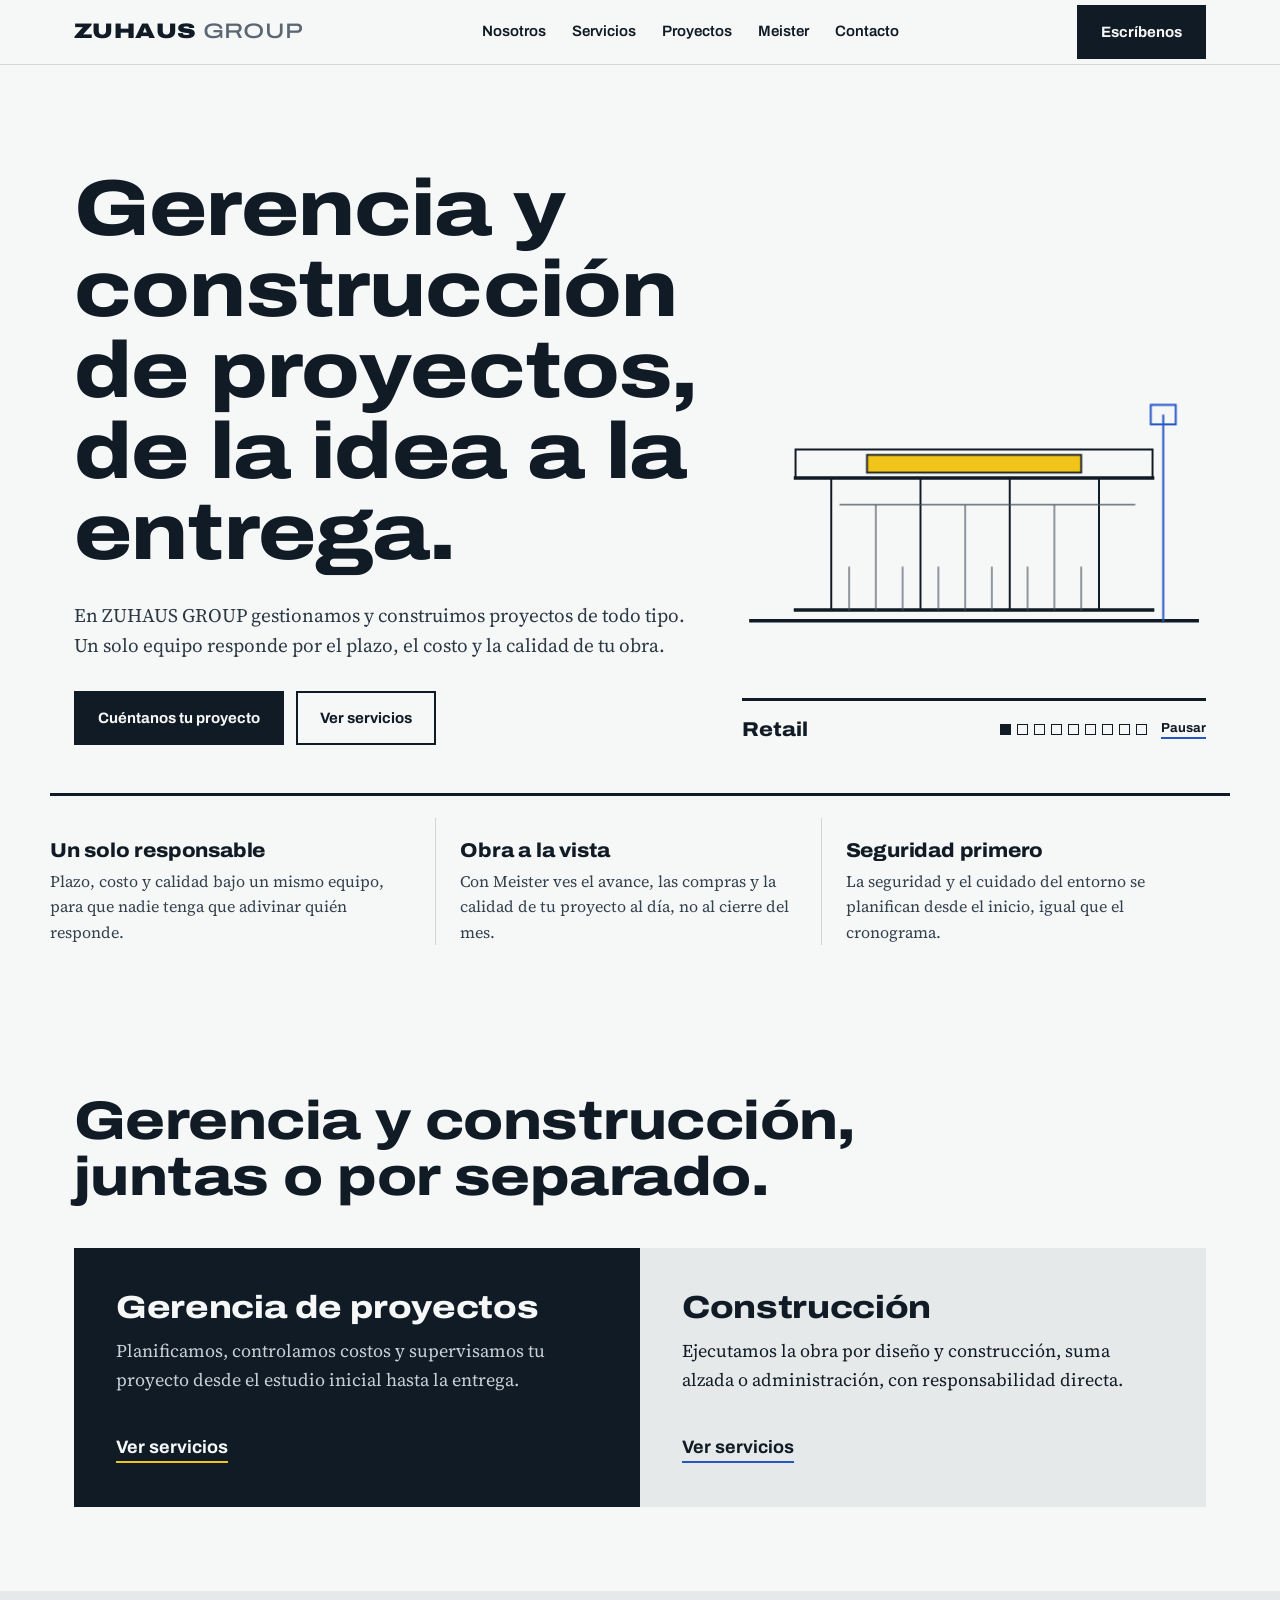
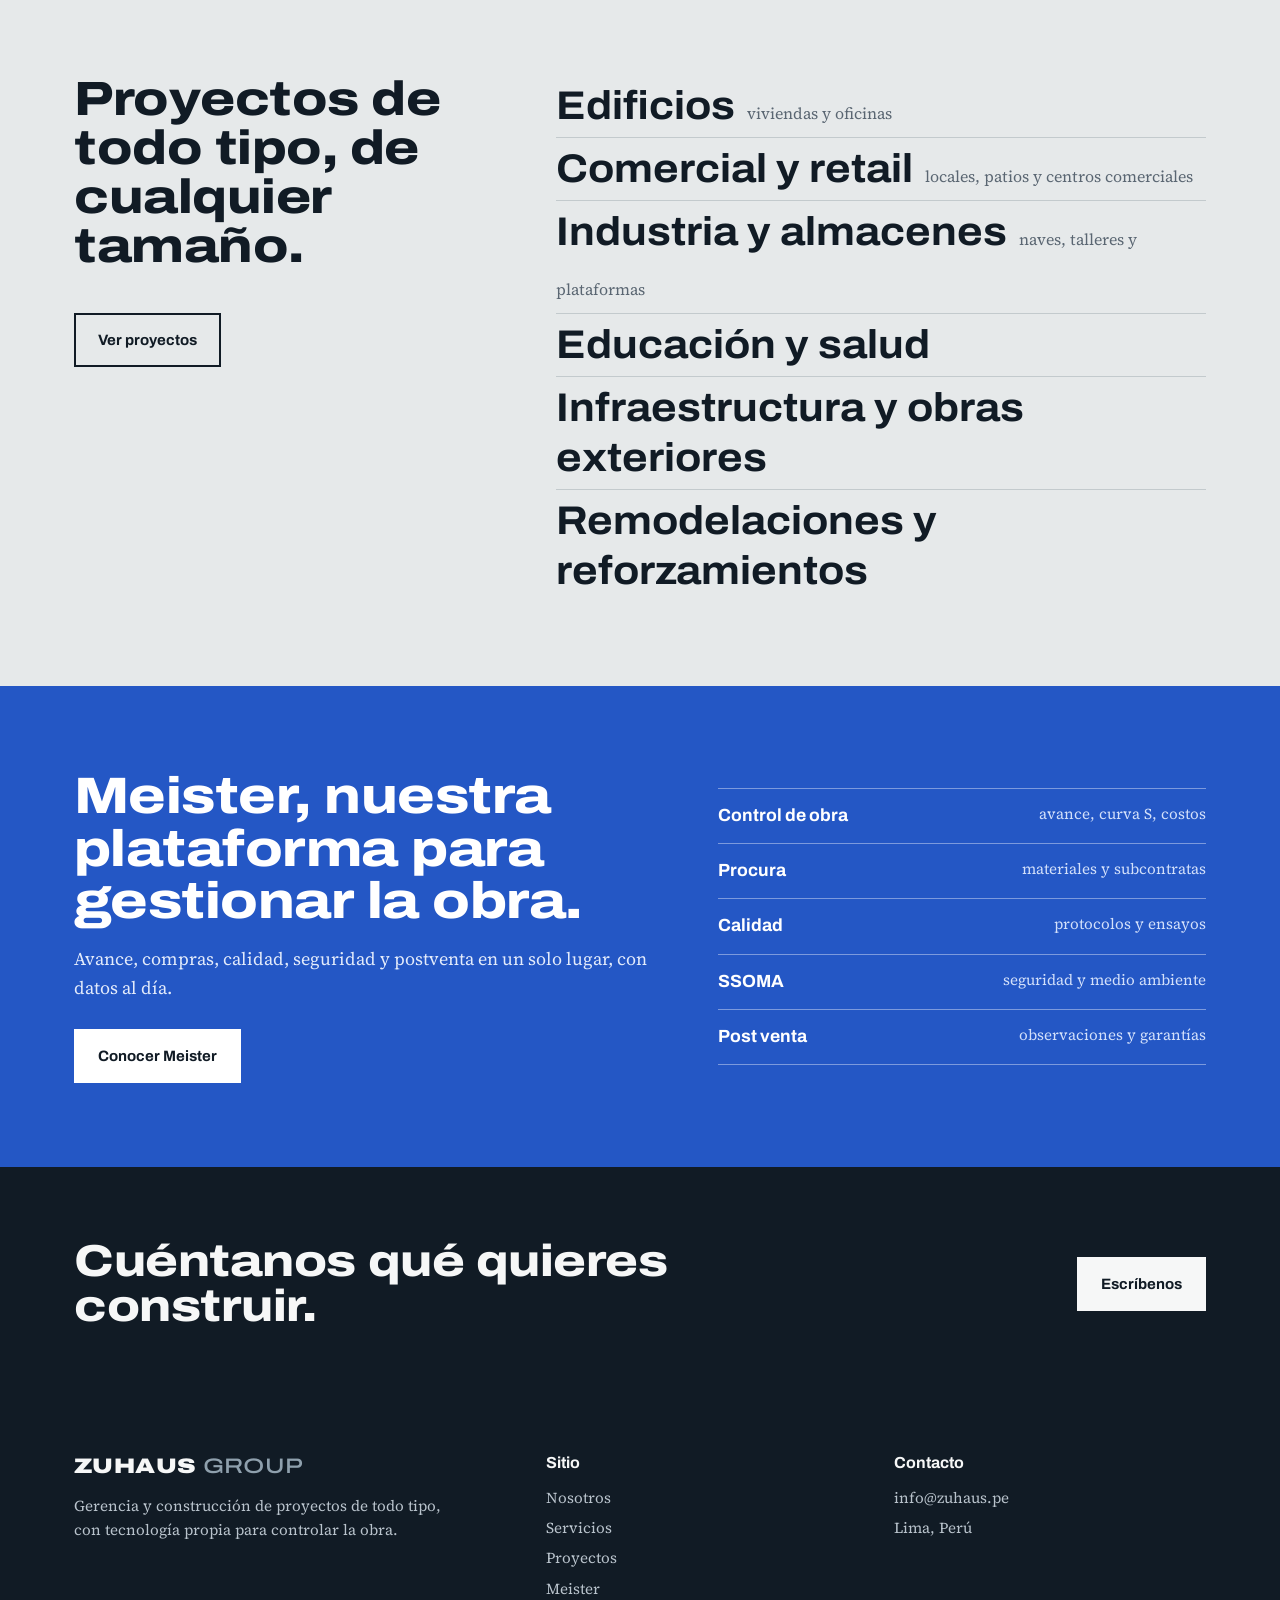
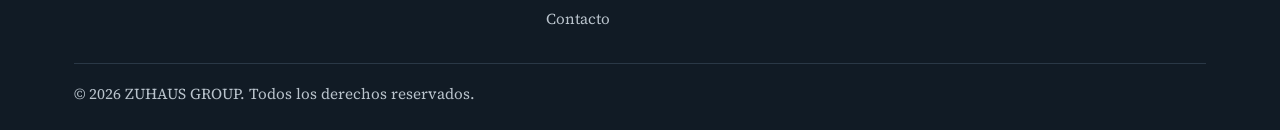
<file: index.html>
<!doctype html>
<html lang="es">
<head>
<meta charset="UTF-8">
<meta name="viewport" content="width=device-width, initial-scale=1">
<title>ZUHAUS GROUP | Gerencia y construcción de proyectos</title>
<meta name="description" content="ZUHAUS GROUP gerencia y construye proyectos de todo tipo en Perú: edificaciones, comercial, industrial e infraestructura.">
<link rel="preconnect" href="https://fonts.googleapis.com">
<link rel="preconnect" href="https://fonts.gstatic.com" crossorigin>
<link href="https://fonts.googleapis.com/css2?family=Archivo:wdth,wght@62..125,100..900&family=Source+Serif+4:opsz,wght@8..60,400;8..60,600&display=swap" rel="stylesheet">
<link rel="stylesheet" href="css/site.css">
</head>
<body>
<header class="top">
  <div class="wrap">
    <a class="marca" href="index.html">ZUHAUS<span>GROUP</span></a>
    <button class="burger" id="burger" aria-expanded="false" aria-controls="menu">Menú</button>
    <nav class="menu" id="menu" aria-label="Principal"><a href="nosotros.html">Nosotros</a><a href="servicios.html">Servicios</a><a href="proyectos.html">Proyectos</a><a href="meister.html">Meister</a><a href="contacto.html">Contacto</a></nav>
    <a class="btn cta" href="contacto.html">Escríbenos</a>
  </div>
</header>
<main>
<section class="hero" style="padding-top:56px"><div class="wrap">
    <div>
      <h1>Gerencia y construcción de proyectos, de la idea a la entrega.</h1>
      <p class="lead">En ZUHAUS GROUP gestionamos y construimos proyectos de todo tipo. Un solo equipo responde por el plazo, el costo y la calidad de tu obra.</p>
      <div class="acciones"><a class="btn" href="contacto.html">Cuéntanos tu proyecto</a><a class="btn claro" href="servicios.html">Ver servicios</a></div>
    </div>
    <figure class="reel-box">
      <svg class="reel" id="reelSvg" viewBox="0 0 520 640" role="img" aria-label="Animación de procesos de construcción: retail, colegios, clínicas, puentes, viviendas, oficinas, carreteras, túneles y represas"><path class="l g" d="M10 560H510"/><g class="escena" data-nombre="Retail"><path class="l g d" pathLength="1" style="--i:0" d="M60 548H460"/><path class="l d" pathLength="1" style="--i:1" d="M100 548V400M200 548V400M300 548V400M400 548V400"/><path class="l g d" pathLength="1" style="--i:2" d="M60 400H460"/><path class="l d" pathLength="1" style="--i:3" d="M60 400V368H460V400"/><path class="y a" style="--i:4" d="M140 374h240v20h-240z"/><path class="l th d" pathLength="1" style="--i:5" d="M150 548V430M250 548V430M350 548V430M110 430H440"/><path class="l c d" pathLength="1" style="--i:6" d="M472 560V330"/><path class="l c d" pathLength="1" style="--i:7" d="M458 318h28v22h-28z"/><path class="l th d" pathLength="1" style="--i:6" d="M120 548V500M180 548V500M220 548V500M280 548V500M320 548V500M380 548V500"/></g><g class="escena" data-nombre="Colegios"><path class="l g d" pathLength="1" style="--i:0" d="M70 548H450"/><path class="l d" pathLength="1" style="--i:1" d="M90 548V400M190 548V400M290 548V400M390 548V400"/><path class="l g d" pathLength="1" style="--i:2" d="M70 400H430"/><path class="l d" pathLength="1" style="--i:3" d="M90 400V260M190 400V260M290 400V260M390 400V260"/><path class="l g d" pathLength="1" style="--i:4" d="M70 260H430"/><path class="l th d" pathLength="1" style="--i:5" d="M115 445h46v38h-46zM215 445h46v38h-46zM315 445h46v38h-46z"/><path class="l th d" pathLength="1" style="--i:6" d="M115 300h46v38h-46zM215 300h46v38h-46zM315 300h46v38h-46z"/><path class="l d" pathLength="1" style="--i:7" d="M215 260V204H265V260M208 204L240 172L272 204"/><path class="l c d" pathLength="1" style="--i:8" d="M470 560V350"/><path class="y a" style="--i:9" d="M470 352h34v22h-34z"/></g><g class="escena" data-nombre="Clínicas"><path class="l g d" pathLength="1" style="--i:0" d="M60 548H400"/><path class="l d" pathLength="1" style="--i:1" d="M80 548V438M170 548V438M260 548V438M350 548V438"/><path class="l g d" pathLength="1" style="--i:2" d="M60 438H380"/><path class="l d" pathLength="1" style="--i:3" d="M80 438V328M170 438V328M260 438V328M350 438V328"/><path class="l g d" pathLength="1" style="--i:4" d="M60 328H380"/><path class="l d" pathLength="1" style="--i:5" d="M80 328V218M170 328V218M260 328V218M350 328V218"/><path class="l g d" pathLength="1" style="--i:6" d="M60 218H380"/><path class="l c d" pathLength="1" style="--i:1" d="M440 560V120M456 560V120M440 560L456 520L440 480L456 440L440 400L456 360L440 320L456 280L440 240L456 200L440 160L456 120"/><path class="l c d" pathLength="1" style="--i:3" d="M300 120H480M290 108L440 120"/><path class="y a" style="--i:8" d="M205 120h28v-0z"/><path class="y a" style="--i:8" d="M212 142h16v52h-16zM194 160h52v16h-52z"/></g><g class="escena" data-nombre="Puentes"><path class="l w d" pathLength="1" style="--i:0" d="M10 546q10 -7 20 0t20 0M50 546q10 -7 20 0t20 0M90 546q10 -7 20 0t20 0M130 546q10 -7 20 0t20 0M170 546q10 -7 20 0t20 0M210 546q10 -7 20 0t20 0M250 546q10 -7 20 0t20 0M290 546q10 -7 20 0t20 0M330 546q10 -7 20 0t20 0M370 546q10 -7 20 0t20 0M410 546q10 -7 20 0t20 0M450 546q10 -7 20 0t20 0M490 546q10 -7 20 0t20 0"/><path class="l d" pathLength="1" style="--i:1" d="M110 560V300H130V560M250 560V300H270V560M390 560V300H410V560"/><path class="l g d" pathLength="1" style="--i:2" d="M40 300H480M40 284H480"/><path class="l th d" pathLength="1" style="--i:3" d="M70 300V284M110 300V284M150 300V284M190 300V284M230 300V284M290 300V284M330 300V284M370 300V284M430 300V284M470 300V284"/><path class="l c g d" pathLength="1" style="--i:4" d="M254 284V110M266 284V110M254 110H266"/><path class="l c th d" pathLength="1" style="--i:5" d="M260 112L110 284M260 112L160 284M260 112L210 284M260 112L310 284M260 112L360 284M260 112L410 284"/><path class="y a" style="--i:7" d="M150 268h30v14h-30zM320 268h30v14h-30z"/></g><g class="escena" data-nombre="Viviendas"><path class="l d" pathLength="1" style="--i:0" d="M70 560V410H250V560"/><path class="l d" pathLength="1" style="--i:1" d="M58 410L160 324L262 410Z"/><path class="l th d" pathLength="1" style="--i:2" d="M140 560V496H178V560"/><path class="l th d" pathLength="1" style="--i:3" d="M92 446h34v34h-34zM109 446V480M92 463H126M198 446h30v30h-30z"/><path class="l d" pathLength="1" style="--i:4" d="M290 560V360H460V560"/><path class="l d" pathLength="1" style="--i:5" d="M278 360L375 286L472 360Z"/><path class="l th d" pathLength="1" style="--i:6" d="M310 404h34v34h-34zM406 404h34v34h-34zM310 484h34v34h-34z"/><path class="l th d" pathLength="1" style="--i:6" d="M385 560V500H420V560"/><path class="y a" style="--i:7" d="M143 500h32v60h-32z"/><path class="y a" style="--i:8" d="M388 504h29v56h-29z"/></g><g class="escena" data-nombre="Oficinas"><path class="l d" pathLength="1" style="--i:1" d="M110 560V430M210 560V430M310 560V430M410 560V430"/><path class="l g d" pathLength="1" style="--i:2" d="M90 430H430"/><path class="l d" pathLength="1" style="--i:3" d="M110 430V310M210 430V310M310 430V310M410 430V310"/><path class="l g d" pathLength="1" style="--i:4" d="M90 310H430"/><path class="l d" pathLength="1" style="--i:5" d="M110 310V190M210 310V190M310 310V190M410 310V190"/><path class="l g d" pathLength="1" style="--i:6" d="M90 190H430"/><path class="l d" pathLength="1" style="--i:7" d="M110 190V120M210 190V120M310 190V120M410 190V120"/><path class="l th d" pathLength="1" style="--i:2" d="M110 560L210 430M310 430L410 560"/><path class="l c d" pathLength="1" style="--i:3" d="M470 560V40M486 560V40M470 560L486 520L470 480L486 440L470 400L486 360L470 320L486 280L470 240L486 200L470 160L486 120L470 80L486 40"/><path class="l c g d" pathLength="1" style="--i:8" d="M200 40H500M470 40L428 12L486 40M200 40L240 22L300 40M286 40V92"/><path class="y a" style="--i:9" d="M268 108h36v22h-36z"/><g class="eje-g"><circle class="eje" cx="110" cy="600" r="14"/><text x="110" y="605">A</text><circle class="eje" cx="210" cy="600" r="14"/><text x="210" y="605">B</text><circle class="eje" cx="310" cy="600" r="14"/><text x="310" y="605">C</text><circle class="eje" cx="410" cy="600" r="14"/><text x="410" y="605">D</text></g></g><g class="escena" data-nombre="Carreteras"><path class="l th d" pathLength="1" style="--i:0" d="M10 300H110M400 300H510"/><path class="l g d" pathLength="1" style="--i:1" d="M110 560L240 300M420 560L284 300"/><path class="l th d" pathLength="1" style="--i:2" d="M70 560L226 300M470 560L300 300"/><path class="l y-l d" pathLength="1" style="--i:3" d="M262 545V515M262 490V468M262 442V426M262 402V390M262 366V358M262 336V331"/><path class="l c d" pathLength="1" style="--i:4" d="M468 560V430"/><path class="y a" style="--i:5" d="M468 380l24 24l-24 24l-24 -24z"/><path class="l d" pathLength="1" style="--i:6" d="M130 560l8 -22l8 22zM160 560l8 -22l8 22zM190 560l8 -22l8 22z"/><path class="l c d" pathLength="1" style="--i:4" d="M180 528a30 30 0 1 0 60 0a30 30 0 1 0 -60 0M296 538a22 22 0 1 0 44 0a22 22 0 1 0 -44 0"/><path class="l c d" pathLength="1" style="--i:5" d="M180 528H340V480H300V450H240V480H214"/></g><g class="escena" data-nombre="Túneles"><path class="l d" pathLength="1" style="--i:0" d="M20 560L150 330L250 400L360 250L500 560"/><path class="l g d" pathLength="1" style="--i:1" d="M198 560V470A62 62 0 0 1 322 470V560"/><path class="l d" pathLength="1" style="--i:2" d="M215 560V472A45 45 0 0 1 305 472V560"/><path class="l th d" pathLength="1" style="--i:3" d="M305.0 470.0L322.0 470.0M299.0 447.5L313.7 439.0M282.5 431.0L291.0 416.3M260.0 425.0L260.0 408.0M237.5 431.0L229.0 416.3M221.0 447.5L206.3 439.0M215.0 470.0L198.0 470.0"/><path class="l th d" pathLength="1" style="--i:4" d="M238 560V492A22 22 0 0 1 282 492V560"/><path class="y a" style="--i:5" d="M246 520a14 14 0 1 0 28 0a14 14 0 1 0 -28 0"/><path class="l th d" pathLength="1" style="--i:6" d="M215 560L238 548M305 560L282 548"/></g><g class="escena" data-nombre="Represas"><path class="l g d" pathLength="1" style="--i:0" d="M190 560V220H300L430 560Z"/><path class="l th d" pathLength="1" style="--i:1" d="M190 500H407.1M190 440H384.1M190 380H361.2M190 320H338.2M190 260H315.3"/><path class="l w d" pathLength="1" style="--i:3" d="M20 300q10 -7 20 0t20 0M60 300q10 -7 20 0t20 0M100 300q10 -7 20 0t20 0M140 300q10 -7 20 0t20 0M40 346q10 -7 20 0t20 0M80 346q10 -7 20 0t20 0M120 346q10 -7 20 0t20 0M160 346q10 -7 20 0t20 0"/><path class="l w d" pathLength="1" style="--i:3" d="M440 546q10 -7 20 0t20 0M480 546q10 -7 20 0t20 0"/><path class="l d" pathLength="1" style="--i:4" d="M190 220V200H300V220"/><path class="y a" style="--i:5" d="M205 205h22v15h-22zM240 205h22v15h-22zM275 205h22v15h-22z"/></g></svg>
      <figcaption class="reel-pie">
        <span id="reelNombre" class="reel-nombre" aria-live="polite"></span>
        <span class="reel-ctl"><span id="reelPuntos" class="reel-puntos"></span><button type="button" id="reelPausa" class="reel-pausa" aria-label="Pausar animación">Pausar</button></span>
      </figcaption>
    </figure>
</div></section>
<section class="compromisos" aria-label="Nuestros compromisos">
  <div class="wrap">
    <div><h3>Un solo responsable</h3><p>Plazo, costo y calidad bajo un mismo equipo, para que nadie tenga que adivinar quién responde.</p></div>
    <div><h3>Obra a la vista</h3><p>Con Meister ves el avance, las compras y la calidad de tu proyecto al día, no al cierre del mes.</p></div>
    <div><h3>Seguridad primero</h3><p>La seguridad y el cuidado del entorno se planifican desde el inicio, igual que el cronograma.</p></div>
  </div>
</section>
<section class="cifras" id="cifras" hidden><div class="wrap" id="cifrasLista"></div></section>
<section><div class="wrap">
  <h2 class="sec-titulo">Gerencia y construcción, juntas o por separado.</h2>
  <div class="resumen">
    <div class="panel oscuro"><h3>Gerencia de proyectos</h3><p>Planificamos, controlamos costos y supervisamos tu proyecto desde el estudio inicial hasta la entrega.</p><a class="mas" href="servicios.html">Ver servicios</a></div>
    <div class="panel claro"><h3>Construcción</h3><p>Ejecutamos la obra por diseño y construcción, suma alzada o administración, con responsabilidad directa.</p><a class="mas" href="servicios.html">Ver servicios</a></div>
  </div>
</div></section>
<section class="tipos"><div class="wrap">
  <div><h2>Proyectos de todo tipo, de cualquier tamaño.</h2><p><a class="btn claro" style="margin-top:24px" href="proyectos.html">Ver proyectos</a></p></div>
  <ul>
      <li>Edificios<small>viviendas y oficinas</small></li>
      <li>Comercial y retail<small>locales, patios y centros comerciales</small></li>
      <li>Industria y almacenes<small>naves, talleres y plataformas</small></li>
      <li>Educación y salud</li>
      <li>Infraestructura y obras exteriores</li>
      <li>Remodelaciones y reforzamientos</li>
    </ul>
</div></section>
<section class="meister"><div class="wrap">
    <div><h2>Meister, nuestra plataforma para gestionar la obra.</h2>
      <p>Avance, compras, calidad, seguridad y postventa en un solo lugar, con datos al día.</p>
      <a class="btn" href="meister.html">Conocer Meister</a></div>
    <ul><li>Control de obra<span>avance, curva S, costos</span></li><li>Procura<span>materiales y subcontratas</span></li><li>Calidad<span>protocolos y ensayos</span></li><li>SSOMA<span>seguridad y medio ambiente</span></li><li>Post venta<span>observaciones y garantías</span></li></ul>
  </div></section>
<section class="clientes" id="clientes" hidden><div class="wrap"><h2>Confían en nosotros</h2><ul id="clientesLista"></ul></div></section>
<section class="cta-final"><div class="wrap"><h2>Cuéntanos qué quieres construir.</h2><a class="btn" href="contacto.html">Escríbenos</a></div></section>
</main>
<a class="wa" id="wa" href="#" hidden>WhatsApp</a>
<footer class="pie">
  <div class="wrap">
    <div class="cols">
      <div><a class="marca" href="index.html">ZUHAUS<span>GROUP</span></a><p style="margin:0;max-width:26em">Gerencia y construcción de proyectos de todo tipo, con tecnología propia para controlar la obra.</p></div>
      <div><h4>Sitio</h4><ul><li><a href="nosotros.html">Nosotros</a></li><li><a href="servicios.html">Servicios</a></li><li><a href="proyectos.html">Proyectos</a></li><li><a href="meister.html">Meister</a></li><li><a href="contacto.html">Contacto</a></li></ul></div>
      <div><h4>Contacto</h4><ul><li><a id="pieCorreo" href="#"></a></li><li>Lima, Perú</li></ul></div>
    </div>
    <div class="abajo"><span>© 2026 ZUHAUS GROUP. Todos los derechos reservados.</span></div>
  </div>
</footer>
<script src="js/datos.js"></script>
<script src="js/site.js"></script>
</body>
</html>
</file>
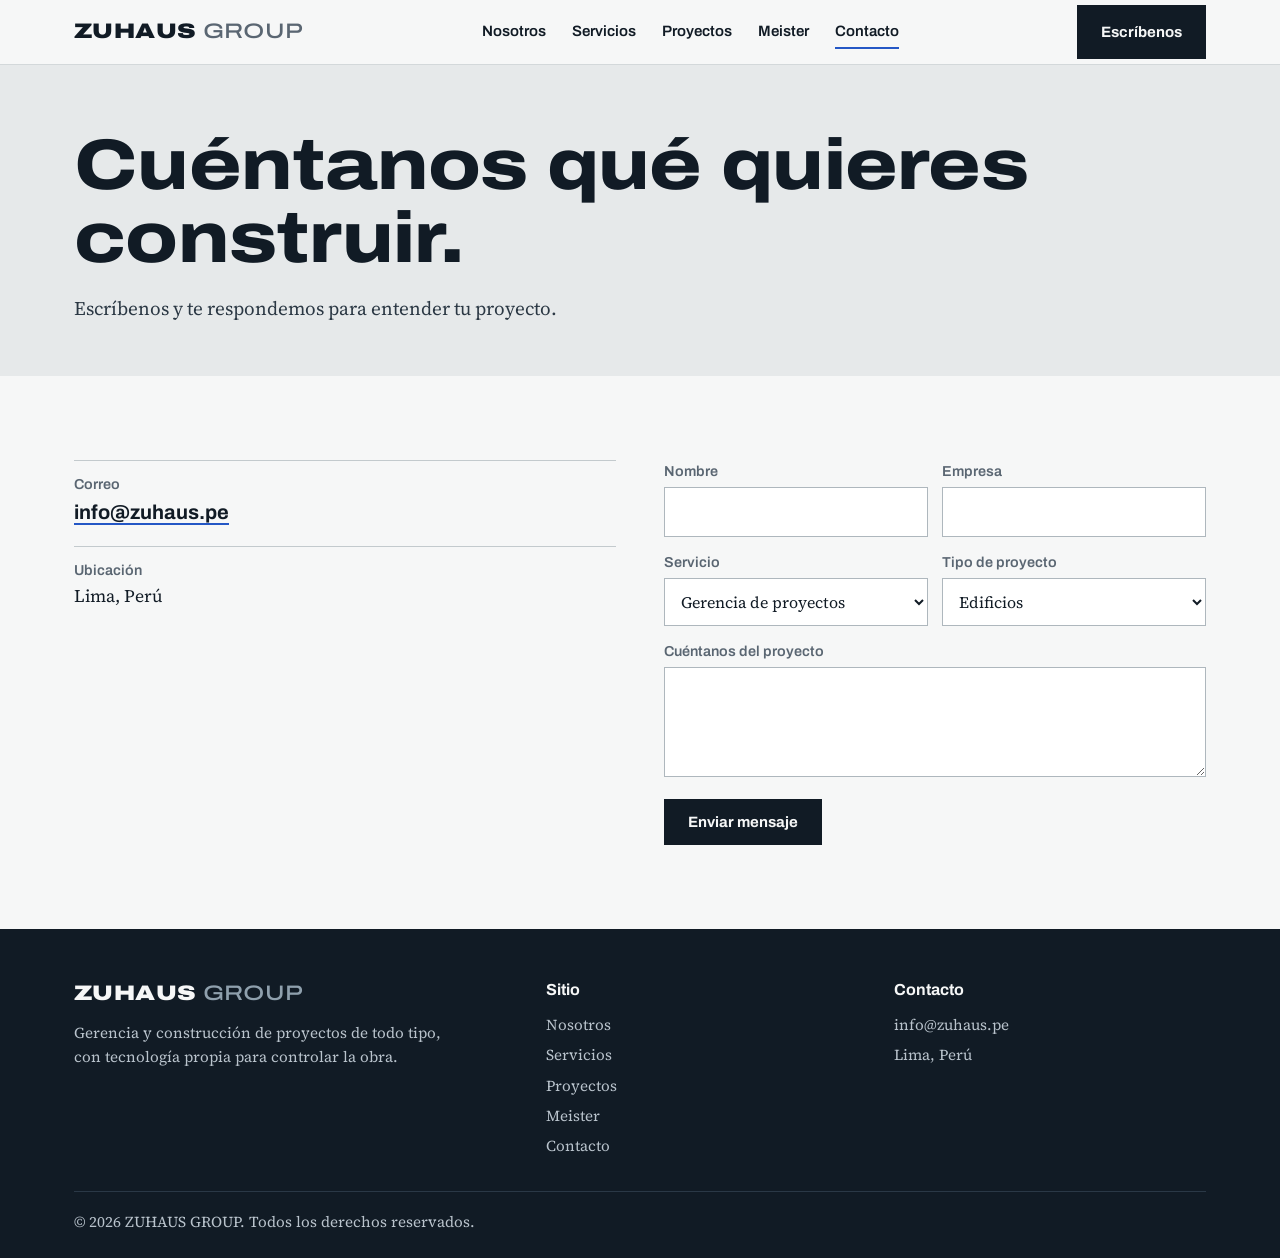
<file: contacto.html>
<!doctype html>
<html lang="es">
<head>
<meta charset="UTF-8">
<meta name="viewport" content="width=device-width, initial-scale=1">
<title>Contacto | ZUHAUS GROUP</title>
<meta name="description" content="Contacta a ZUHAUS GROUP para tu proyecto de gerencia o construcción en Lima, Perú.">
<link rel="preconnect" href="https://fonts.googleapis.com">
<link rel="preconnect" href="https://fonts.gstatic.com" crossorigin>
<link href="https://fonts.googleapis.com/css2?family=Archivo:wdth,wght@62..125,100..900&family=Source+Serif+4:opsz,wght@8..60,400;8..60,600&display=swap" rel="stylesheet">
<link rel="stylesheet" href="css/site.css">
</head>
<body>
<header class="top">
  <div class="wrap">
    <a class="marca" href="index.html">ZUHAUS<span>GROUP</span></a>
    <button class="burger" id="burger" aria-expanded="false" aria-controls="menu">Menú</button>
    <nav class="menu" id="menu" aria-label="Principal"><a href="nosotros.html">Nosotros</a><a href="servicios.html">Servicios</a><a href="proyectos.html">Proyectos</a><a href="meister.html">Meister</a><a href="contacto.html" aria-current="page">Contacto</a></nav>
    <a class="btn cta" href="contacto.html">Escríbenos</a>
  </div>
</header>
<main>
<section class="pagina-cab"><div class="wrap"><h1>Cuéntanos qué quieres construir.</h1><p>Escríbenos y te respondemos para entender tu proyecto.</p></div></section>
<section class="contacto"><div class="wrap">
  <div class="datos">
    <div><span>Correo</span><a id="lnkCorreo" href="#"></a></div>
    <div id="bloqueWa" hidden><span>WhatsApp</span><a id="lnkWa" href="#"></a></div>
    <div><span>Ubicación</span>Lima, Perú</div>
  </div>
  <form class="form" id="formContacto">
    <div class="fila">
      <div><label for="fNombre">Nombre</label><input id="fNombre" required autocomplete="name"></div>
      <div><label for="fEmpresa">Empresa</label><input id="fEmpresa" autocomplete="organization"></div>
    </div>
    <div class="fila">
      <div><label for="fServicio">Servicio</label>
        <select id="fServicio"><option>Gerencia de proyectos</option><option>Construcción</option><option>Gerencia y construcción</option><option value="Meister">Meister, plataforma de gestión</option><option>Otro</option></select></div>
      <div><label for="fSector">Tipo de proyecto</label>
        <select id="fSector"><option>Edificios</option><option>Comercial y retail</option><option>Industria y almacenes</option><option>Educación y salud</option><option>Infraestructura y obras exteriores</option><option>Remodelación o reforzamiento</option><option>Otro</option></select></div>
    </div>
    <div><label for="fMensaje">Cuéntanos del proyecto</label><textarea id="fMensaje" required></textarea></div>
    <button class="btn" type="submit">Enviar mensaje</button>
  </form>
</div></section>
</main>
<a class="wa" id="wa" href="#" hidden>WhatsApp</a>
<footer class="pie">
  <div class="wrap">
    <div class="cols">
      <div><a class="marca" href="index.html">ZUHAUS<span>GROUP</span></a><p style="margin:0;max-width:26em">Gerencia y construcción de proyectos de todo tipo, con tecnología propia para controlar la obra.</p></div>
      <div><h4>Sitio</h4><ul><li><a href="nosotros.html">Nosotros</a></li><li><a href="servicios.html">Servicios</a></li><li><a href="proyectos.html">Proyectos</a></li><li><a href="meister.html">Meister</a></li><li><a href="contacto.html">Contacto</a></li></ul></div>
      <div><h4>Contacto</h4><ul><li><a id="pieCorreo" href="#"></a></li><li>Lima, Perú</li></ul></div>
    </div>
    <div class="abajo"><span>© 2026 ZUHAUS GROUP. Todos los derechos reservados.</span></div>
  </div>
</footer>
<script src="js/datos.js"></script>
<script src="js/site.js"></script>
</body>
</html>
</file>
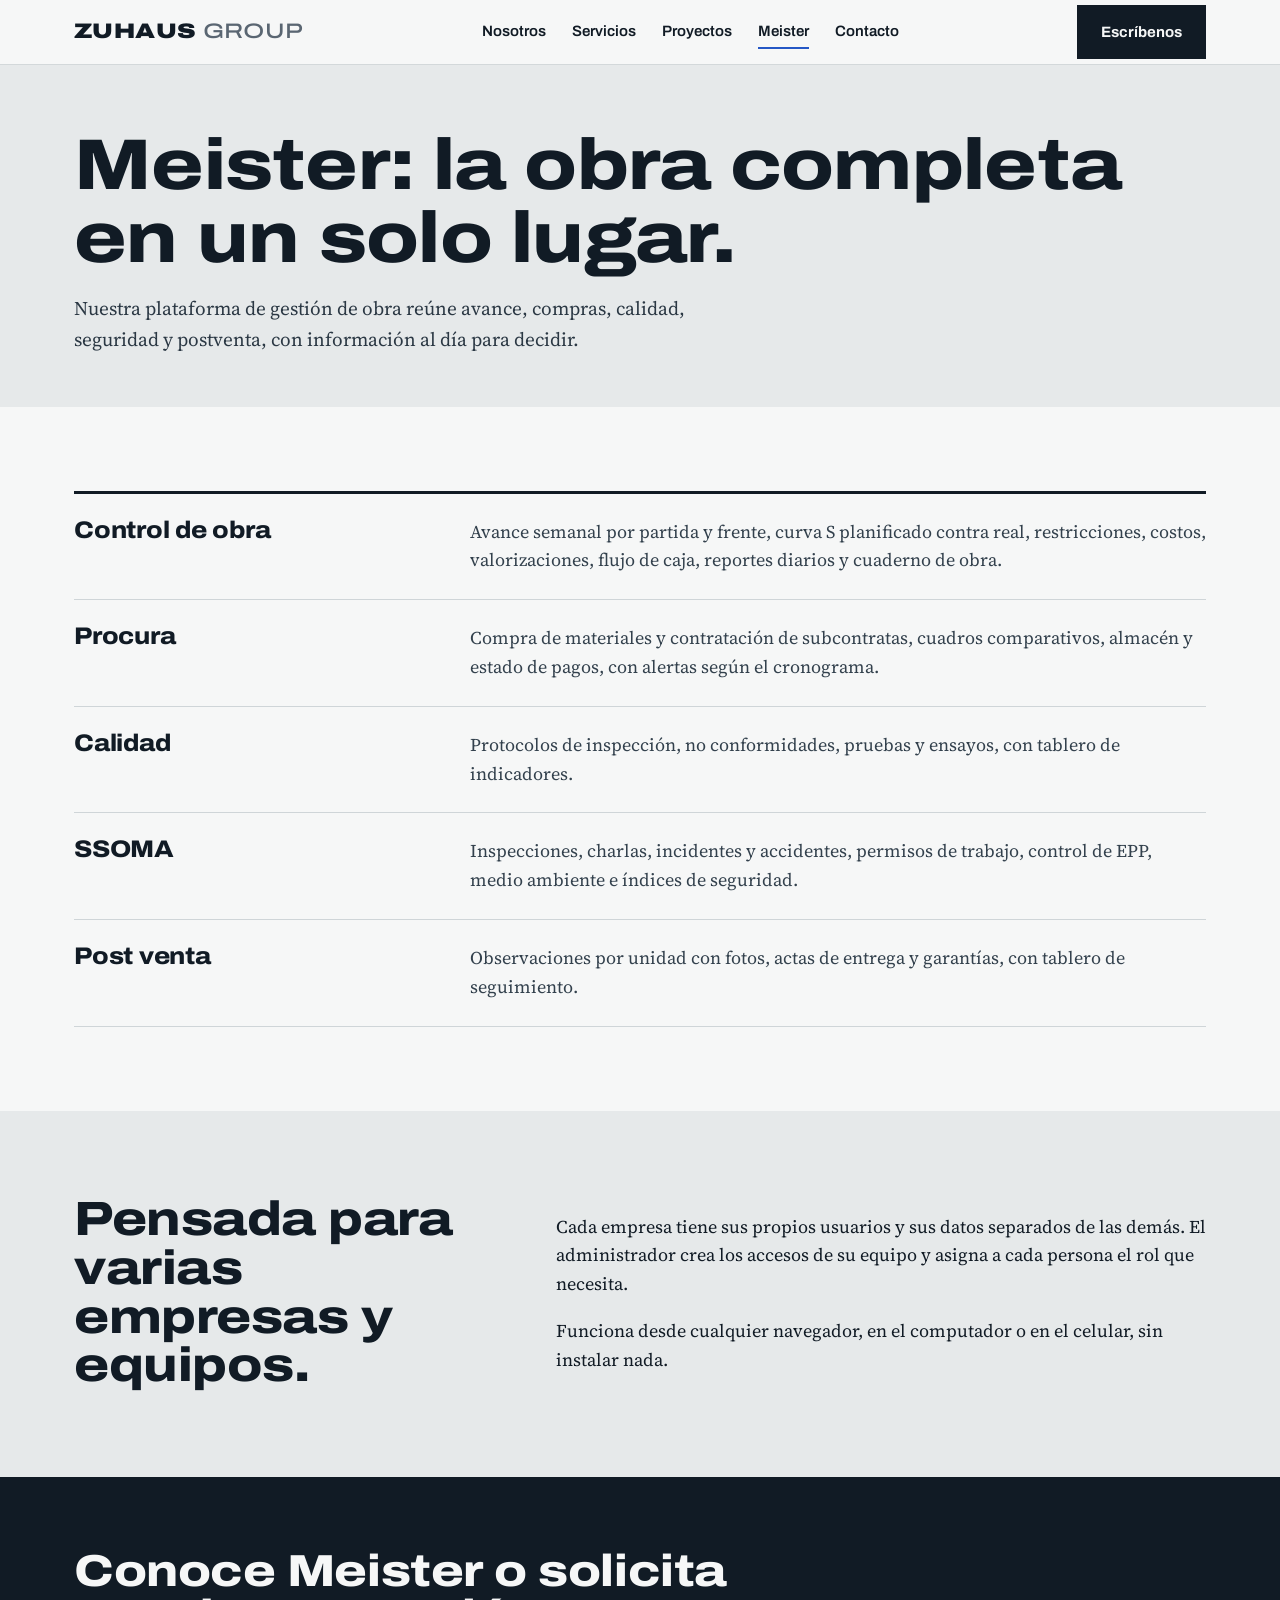
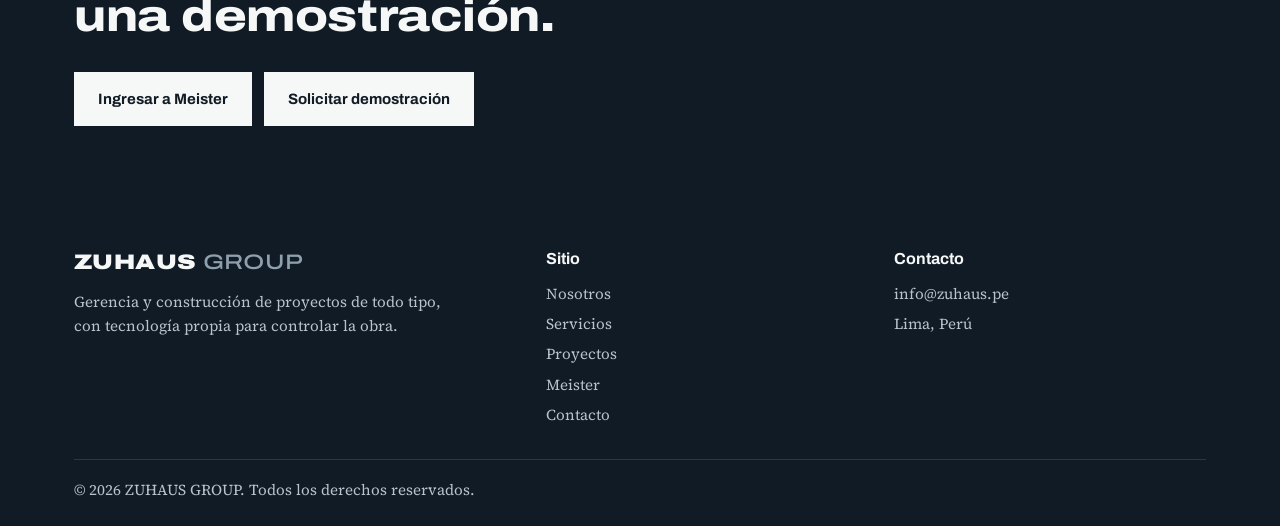
<file: meister.html>
<!doctype html>
<html lang="es">
<head>
<meta charset="UTF-8">
<meta name="viewport" content="width=device-width, initial-scale=1">
<title>Meister | ZUHAUS GROUP</title>
<meta name="description" content="Meister: plataforma de gestión de obra con control de obra, procura, calidad, SSOMA y post venta.">
<link rel="preconnect" href="https://fonts.googleapis.com">
<link rel="preconnect" href="https://fonts.gstatic.com" crossorigin>
<link href="https://fonts.googleapis.com/css2?family=Archivo:wdth,wght@62..125,100..900&family=Source+Serif+4:opsz,wght@8..60,400;8..60,600&display=swap" rel="stylesheet">
<link rel="stylesheet" href="css/site.css">
</head>
<body>
<header class="top">
  <div class="wrap">
    <a class="marca" href="index.html">ZUHAUS<span>GROUP</span></a>
    <button class="burger" id="burger" aria-expanded="false" aria-controls="menu">Menú</button>
    <nav class="menu" id="menu" aria-label="Principal"><a href="nosotros.html">Nosotros</a><a href="servicios.html">Servicios</a><a href="proyectos.html">Proyectos</a><a href="meister.html" aria-current="page">Meister</a><a href="contacto.html">Contacto</a></nav>
    <a class="btn cta" href="contacto.html">Escríbenos</a>
  </div>
</header>
<main>
<section class="pagina-cab"><div class="wrap"><h1>Meister: la obra completa en un solo lugar.</h1><p>Nuestra plataforma de gestión de obra reúne avance, compras, calidad, seguridad y postventa, con información al día para decidir.</p></div></section>
<section><div class="wrap">
  <ul class="modulos">
    <li><h3>Control de obra</h3><p>Avance semanal por partida y frente, curva S planificado contra real, restricciones, costos, valorizaciones, flujo de caja, reportes diarios y cuaderno de obra.</p></li>
    <li><h3>Procura</h3><p>Compra de materiales y contratación de subcontratas, cuadros comparativos, almacén y estado de pagos, con alertas según el cronograma.</p></li>
    <li><h3>Calidad</h3><p>Protocolos de inspección, no conformidades, pruebas y ensayos, con tablero de indicadores.</p></li>
    <li><h3>SSOMA</h3><p>Inspecciones, charlas, incidentes y accidentes, permisos de trabajo, control de EPP, medio ambiente e índices de seguridad.</p></li>
    <li><h3>Post venta</h3><p>Observaciones por unidad con fotos, actas de entrega y garantías, con tablero de seguimiento.</p></li>
  </ul>
</div></section>
<section class="tipos"><div class="wrap">
  <div><h2>Pensada para varias empresas y equipos.</h2></div>
  <div><p>Cada empresa tiene sus propios usuarios y sus datos separados de las demás. El administrador crea los accesos de su equipo y asigna a cada persona el rol que necesita.</p>
  <p>Funciona desde cualquier navegador, en el computador o en el celular, sin instalar nada.</p></div>
</div></section>
<section class="cta-final"><div class="wrap"><h2>Conoce Meister o solicita una demostración.</h2>
  <div style="display:flex;gap:12px;flex-wrap:wrap"><a class="btn" href="#" data-app>Ingresar a Meister</a><a class="btn" href="contacto.html?servicio=Meister">Solicitar demostración</a></div></div></section>
</main>
<a class="wa" id="wa" href="#" hidden>WhatsApp</a>
<footer class="pie">
  <div class="wrap">
    <div class="cols">
      <div><a class="marca" href="index.html">ZUHAUS<span>GROUP</span></a><p style="margin:0;max-width:26em">Gerencia y construcción de proyectos de todo tipo, con tecnología propia para controlar la obra.</p></div>
      <div><h4>Sitio</h4><ul><li><a href="nosotros.html">Nosotros</a></li><li><a href="servicios.html">Servicios</a></li><li><a href="proyectos.html">Proyectos</a></li><li><a href="meister.html">Meister</a></li><li><a href="contacto.html">Contacto</a></li></ul></div>
      <div><h4>Contacto</h4><ul><li><a id="pieCorreo" href="#"></a></li><li>Lima, Perú</li></ul></div>
    </div>
    <div class="abajo"><span>© 2026 ZUHAUS GROUP. Todos los derechos reservados.</span></div>
  </div>
</footer>
<script src="js/datos.js"></script>
<script src="js/site.js"></script>
</body>
</html>
</file>
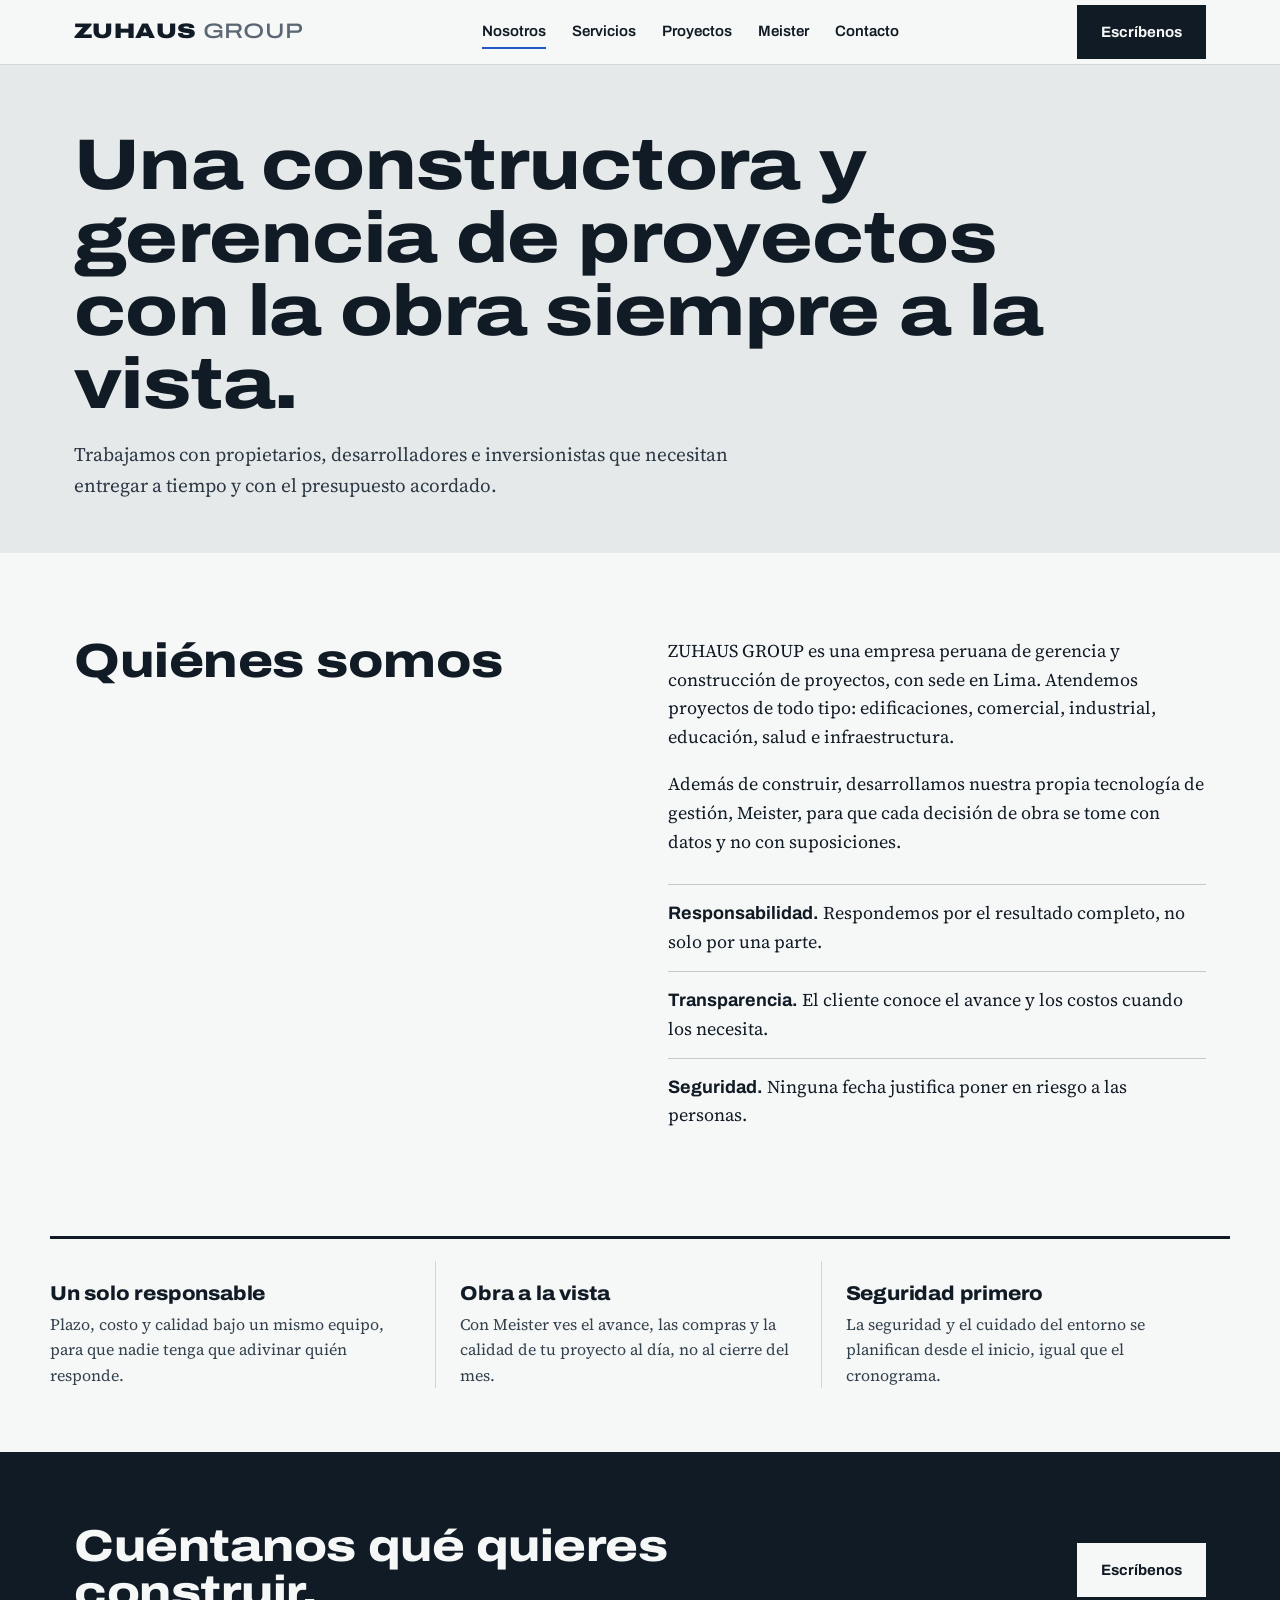
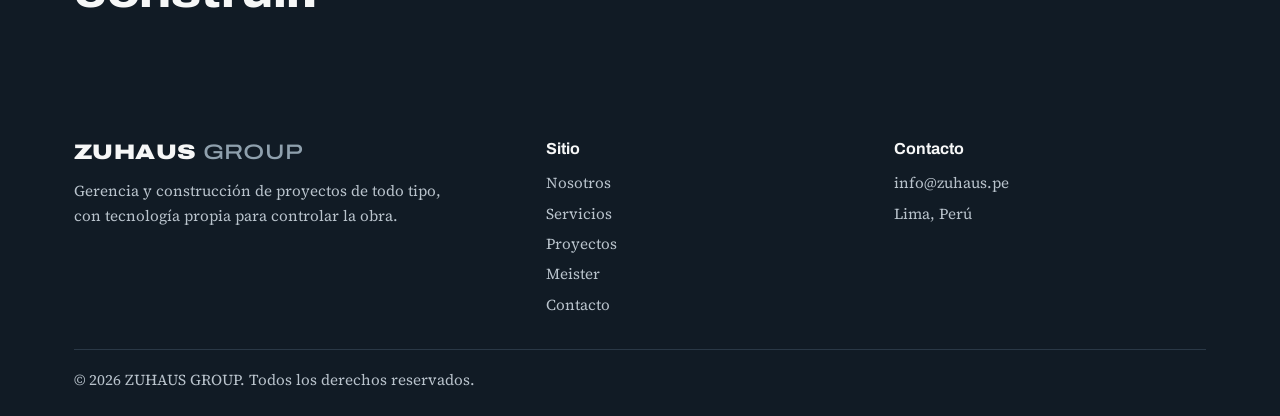
<file: nosotros.html>
<!doctype html>
<html lang="es">
<head>
<meta charset="UTF-8">
<meta name="viewport" content="width=device-width, initial-scale=1">
<title>Nosotros | ZUHAUS GROUP</title>
<meta name="description" content="Quiénes somos: ZUHAUS GROUP, gerencia y construcción de proyectos en Lima, Perú.">
<link rel="preconnect" href="https://fonts.googleapis.com">
<link rel="preconnect" href="https://fonts.gstatic.com" crossorigin>
<link href="https://fonts.googleapis.com/css2?family=Archivo:wdth,wght@62..125,100..900&family=Source+Serif+4:opsz,wght@8..60,400;8..60,600&display=swap" rel="stylesheet">
<link rel="stylesheet" href="css/site.css">
</head>
<body>
<header class="top">
  <div class="wrap">
    <a class="marca" href="index.html">ZUHAUS<span>GROUP</span></a>
    <button class="burger" id="burger" aria-expanded="false" aria-controls="menu">Menú</button>
    <nav class="menu" id="menu" aria-label="Principal"><a href="nosotros.html" aria-current="page">Nosotros</a><a href="servicios.html">Servicios</a><a href="proyectos.html">Proyectos</a><a href="meister.html">Meister</a><a href="contacto.html">Contacto</a></nav>
    <a class="btn cta" href="contacto.html">Escríbenos</a>
  </div>
</header>
<main>
<section class="pagina-cab"><div class="wrap"><h1>Una constructora y gerencia de proyectos con la obra siempre a la vista.</h1><p>Trabajamos con propietarios, desarrolladores e inversionistas que necesitan entregar a tiempo y con el presupuesto acordado.</p></div></section>
<section class="nosotros"><div class="wrap">
  <div><h2>Quiénes somos</h2></div>
  <div>
    <p>ZUHAUS GROUP es una empresa peruana de gerencia y construcción de proyectos, con sede en Lima. Atendemos proyectos de todo tipo: edificaciones, comercial, industrial, educación, salud e infraestructura.</p>
    <p>Además de construir, desarrollamos nuestra propia tecnología de gestión, Meister, para que cada decisión de obra se tome con datos y no con suposiciones.</p>
    <ul class="valores">
      <li><strong>Responsabilidad.</strong> Respondemos por el resultado completo, no solo por una parte.</li>
      <li><strong>Transparencia.</strong> El cliente conoce el avance y los costos cuando los necesita.</li>
      <li><strong>Seguridad.</strong> Ninguna fecha justifica poner en riesgo a las personas.</li>
    </ul>
  </div>
</div></section>
<section class="compromisos" aria-label="Nuestros compromisos">
  <div class="wrap">
    <div><h3>Un solo responsable</h3><p>Plazo, costo y calidad bajo un mismo equipo, para que nadie tenga que adivinar quién responde.</p></div>
    <div><h3>Obra a la vista</h3><p>Con Meister ves el avance, las compras y la calidad de tu proyecto al día, no al cierre del mes.</p></div>
    <div><h3>Seguridad primero</h3><p>La seguridad y el cuidado del entorno se planifican desde el inicio, igual que el cronograma.</p></div>
  </div>
</section>
<section class="cifras" id="cifras" hidden><div class="wrap" id="cifrasLista"></div></section>
<section class="clientes" id="clientes" hidden><div class="wrap"><h2>Confían en nosotros</h2><ul id="clientesLista"></ul></div></section>
<section class="cta-final"><div class="wrap"><h2>Cuéntanos qué quieres construir.</h2><a class="btn" href="contacto.html">Escríbenos</a></div></section>
</main>
<a class="wa" id="wa" href="#" hidden>WhatsApp</a>
<footer class="pie">
  <div class="wrap">
    <div class="cols">
      <div><a class="marca" href="index.html">ZUHAUS<span>GROUP</span></a><p style="margin:0;max-width:26em">Gerencia y construcción de proyectos de todo tipo, con tecnología propia para controlar la obra.</p></div>
      <div><h4>Sitio</h4><ul><li><a href="nosotros.html">Nosotros</a></li><li><a href="servicios.html">Servicios</a></li><li><a href="proyectos.html">Proyectos</a></li><li><a href="meister.html">Meister</a></li><li><a href="contacto.html">Contacto</a></li></ul></div>
      <div><h4>Contacto</h4><ul><li><a id="pieCorreo" href="#"></a></li><li>Lima, Perú</li></ul></div>
    </div>
    <div class="abajo"><span>© 2026 ZUHAUS GROUP. Todos los derechos reservados.</span></div>
  </div>
</footer>
<script src="js/datos.js"></script>
<script src="js/site.js"></script>
</body>
</html>
</file>
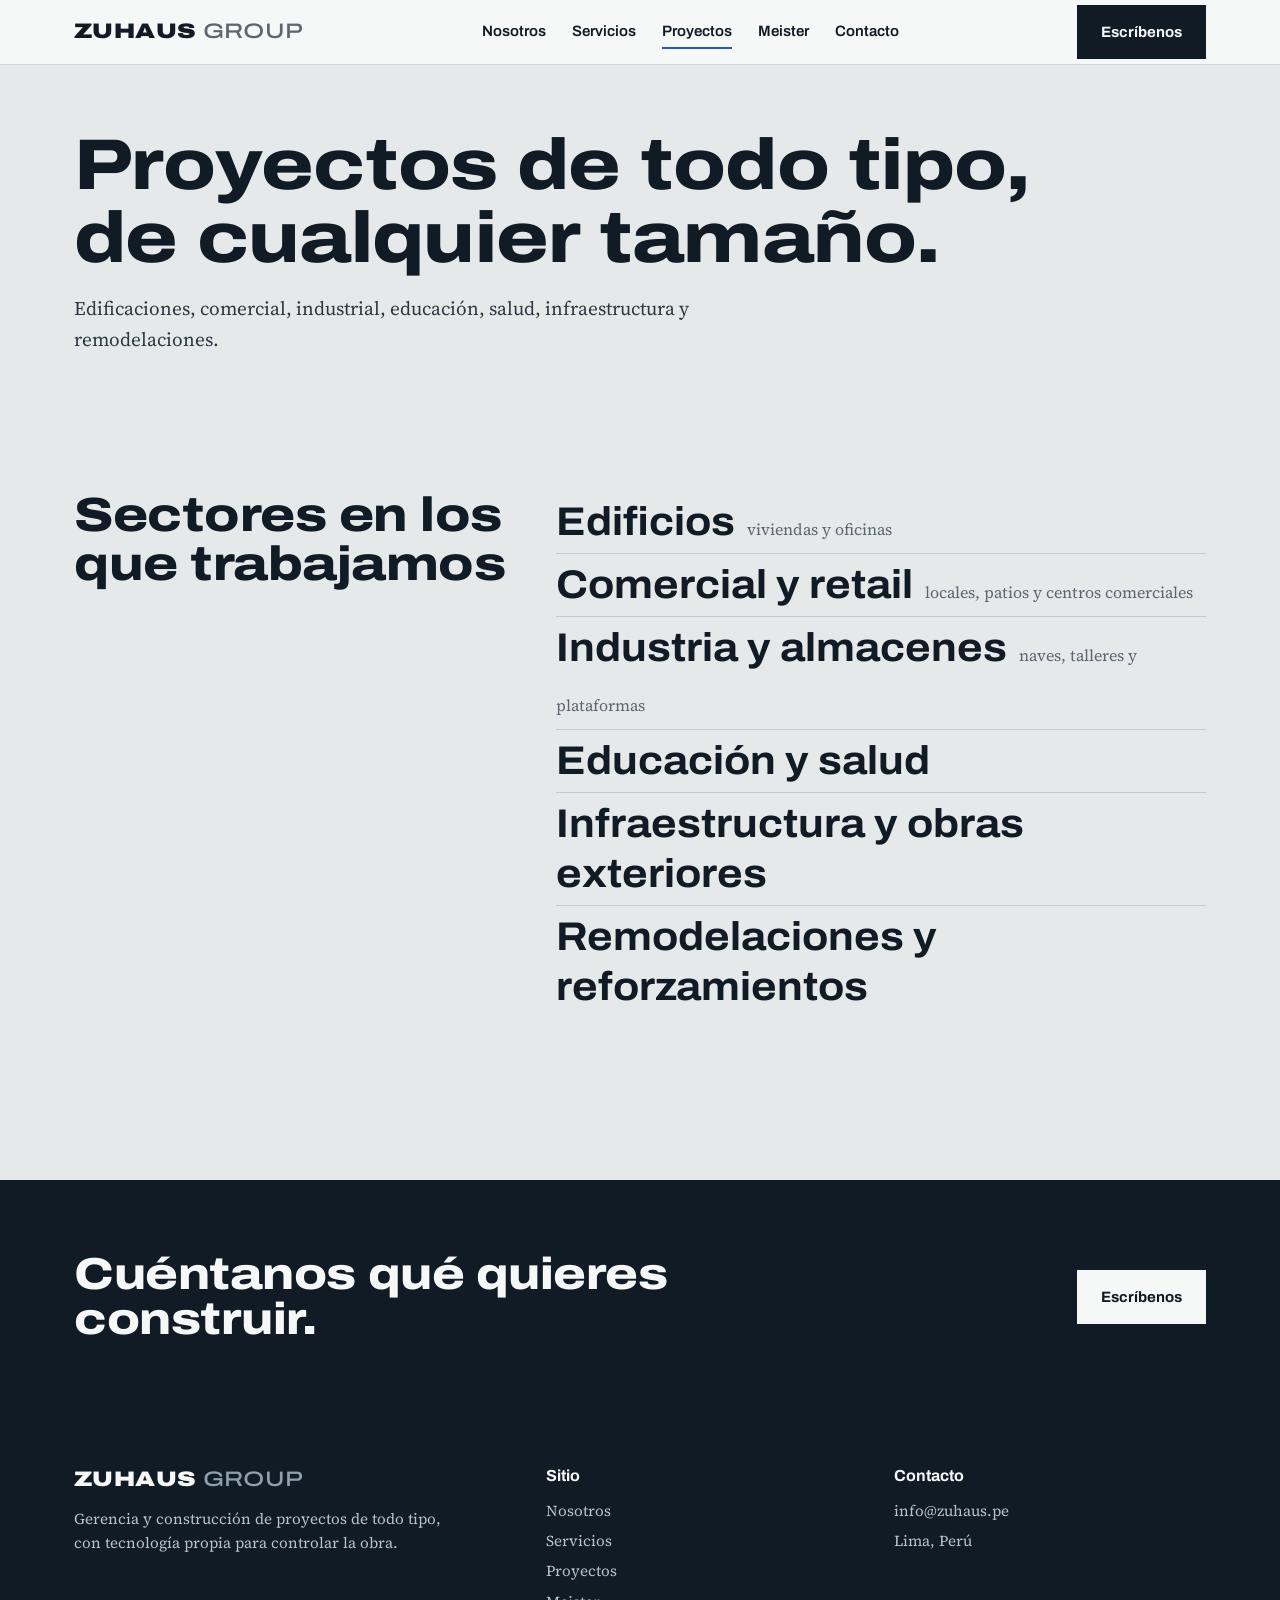
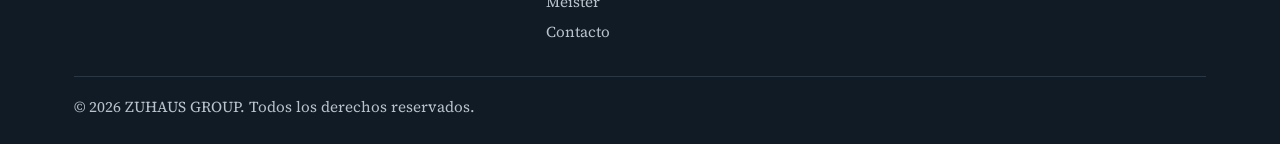
<file: proyectos.html>
<!doctype html>
<html lang="es">
<head>
<meta charset="UTF-8">
<meta name="viewport" content="width=device-width, initial-scale=1">
<title>Proyectos | ZUHAUS GROUP</title>
<meta name="description" content="Sectores y proyectos de ZUHAUS GROUP: edificaciones, comercial, industrial, educación, salud e infraestructura.">
<link rel="preconnect" href="https://fonts.googleapis.com">
<link rel="preconnect" href="https://fonts.gstatic.com" crossorigin>
<link href="https://fonts.googleapis.com/css2?family=Archivo:wdth,wght@62..125,100..900&family=Source+Serif+4:opsz,wght@8..60,400;8..60,600&display=swap" rel="stylesheet">
<link rel="stylesheet" href="css/site.css">
</head>
<body>
<header class="top">
  <div class="wrap">
    <a class="marca" href="index.html">ZUHAUS<span>GROUP</span></a>
    <button class="burger" id="burger" aria-expanded="false" aria-controls="menu">Menú</button>
    <nav class="menu" id="menu" aria-label="Principal"><a href="nosotros.html">Nosotros</a><a href="servicios.html">Servicios</a><a href="proyectos.html" aria-current="page">Proyectos</a><a href="meister.html">Meister</a><a href="contacto.html">Contacto</a></nav>
    <a class="btn cta" href="contacto.html">Escríbenos</a>
  </div>
</header>
<main>
<section class="pagina-cab"><div class="wrap"><h1>Proyectos de todo tipo, de cualquier tamaño.</h1><p>Edificaciones, comercial, industrial, educación, salud, infraestructura y remodelaciones.</p></div></section>
<section class="tipos"><div class="wrap">
  <div><h2>Sectores en los que trabajamos</h2></div>
  <ul>
      <li>Edificios<small>viviendas y oficinas</small></li>
      <li>Comercial y retail<small>locales, patios y centros comerciales</small></li>
      <li>Industria y almacenes<small>naves, talleres y plataformas</small></li>
      <li>Educación y salud</li>
      <li>Infraestructura y obras exteriores</li>
      <li>Remodelaciones y reforzamientos</li>
    </ul>
</div>
<div class="wrap fichas-wrap" id="fichasWrap" hidden style="display:block">
  <div class="filtros" id="filtros" role="group" aria-label="Filtrar proyectos por sector"></div>
  <div class="fichas" id="fichas"></div>
</div></section>
<section class="clientes" id="clientes" hidden><div class="wrap"><h2>Confían en nosotros</h2><ul id="clientesLista"></ul></div></section>
<section class="cta-final"><div class="wrap"><h2>Cuéntanos qué quieres construir.</h2><a class="btn" href="contacto.html">Escríbenos</a></div></section>
</main>
<a class="wa" id="wa" href="#" hidden>WhatsApp</a>
<footer class="pie">
  <div class="wrap">
    <div class="cols">
      <div><a class="marca" href="index.html">ZUHAUS<span>GROUP</span></a><p style="margin:0;max-width:26em">Gerencia y construcción de proyectos de todo tipo, con tecnología propia para controlar la obra.</p></div>
      <div><h4>Sitio</h4><ul><li><a href="nosotros.html">Nosotros</a></li><li><a href="servicios.html">Servicios</a></li><li><a href="proyectos.html">Proyectos</a></li><li><a href="meister.html">Meister</a></li><li><a href="contacto.html">Contacto</a></li></ul></div>
      <div><h4>Contacto</h4><ul><li><a id="pieCorreo" href="#"></a></li><li>Lima, Perú</li></ul></div>
    </div>
    <div class="abajo"><span>© 2026 ZUHAUS GROUP. Todos los derechos reservados.</span></div>
  </div>
</footer>
<script src="js/datos.js"></script>
<script src="js/site.js"></script>
</body>
</html>
</file>
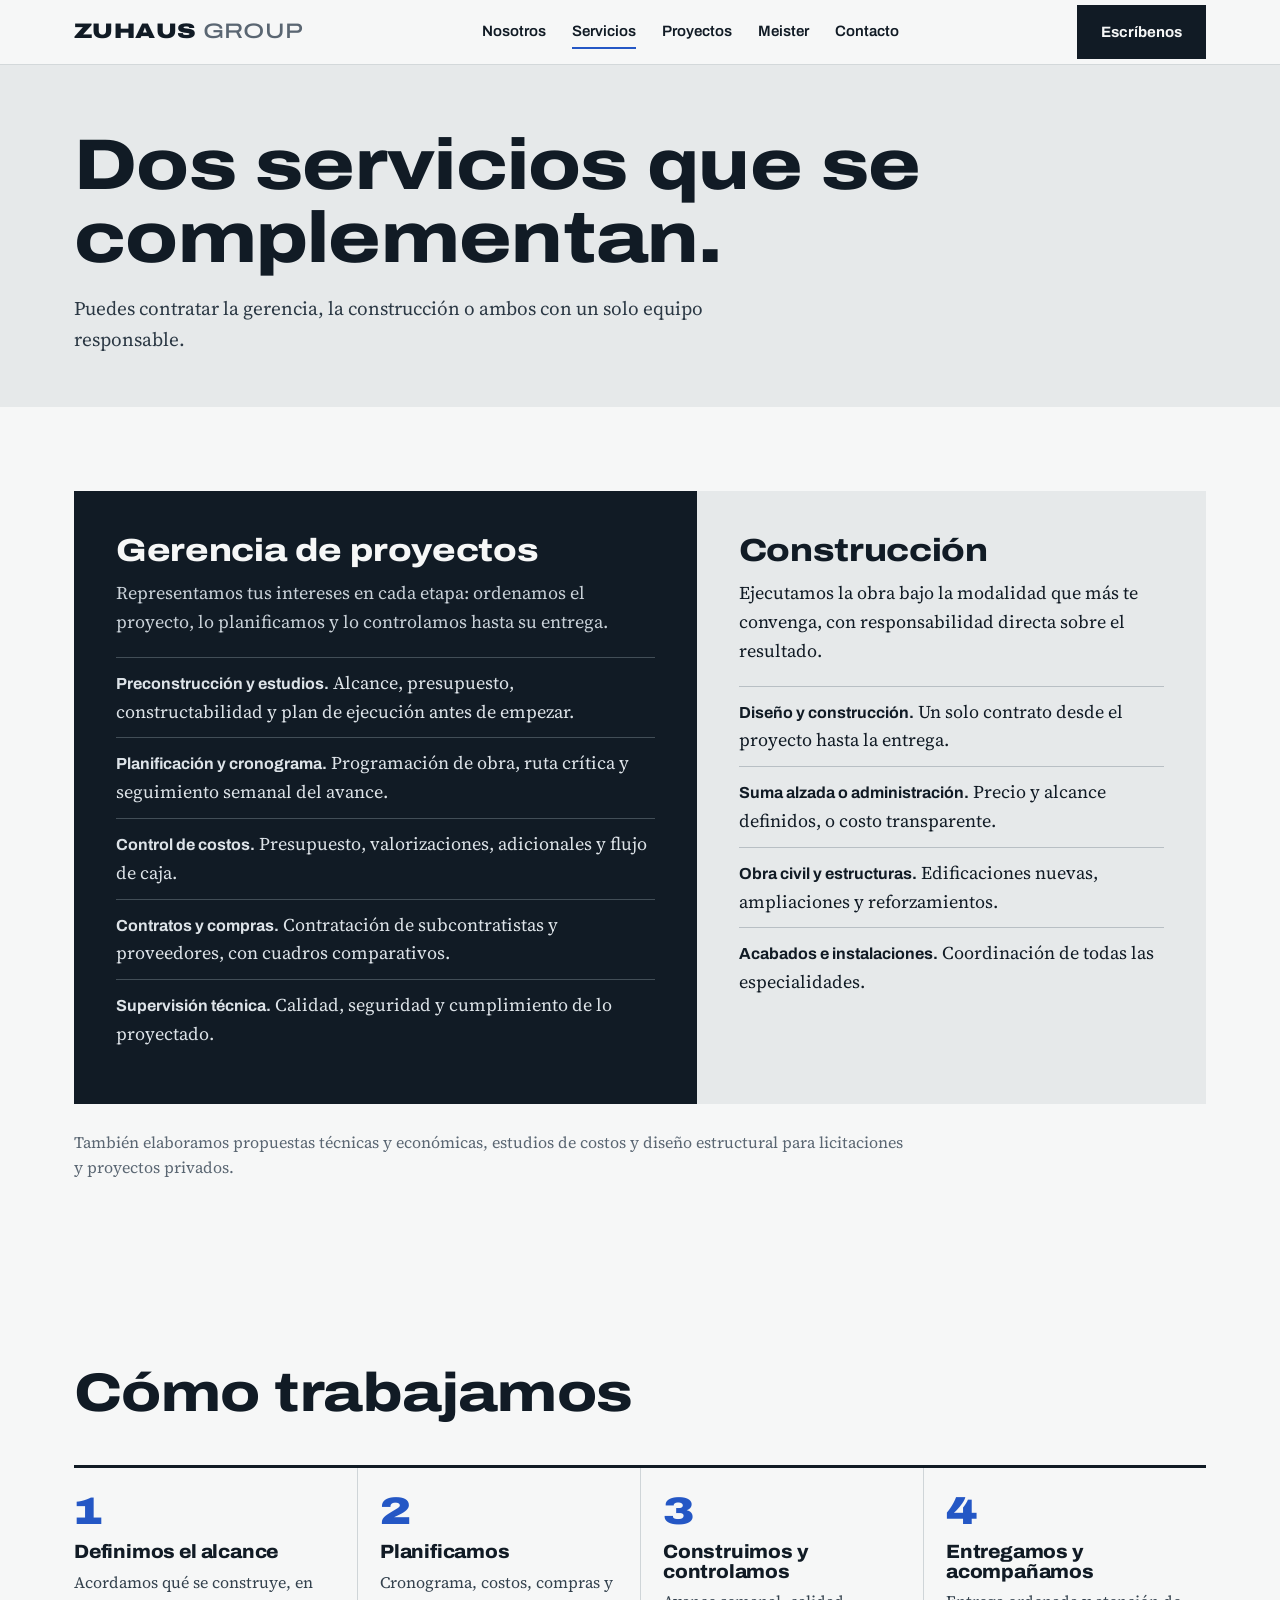
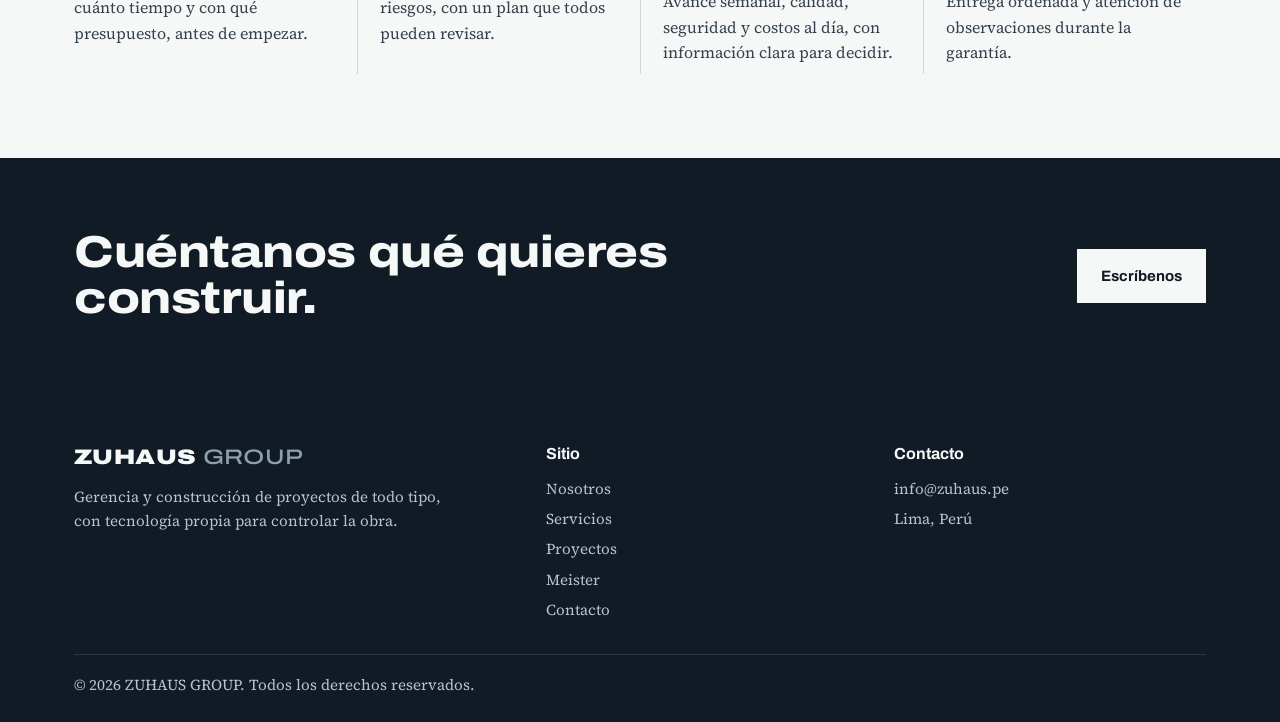
<file: servicios.html>
<!doctype html>
<html lang="es">
<head>
<meta charset="UTF-8">
<meta name="viewport" content="width=device-width, initial-scale=1">
<title>Servicios | ZUHAUS GROUP</title>
<meta name="description" content="Gerencia de proyectos y construcción: preconstrucción, planificación, control de costos, supervisión, diseño y construcción.">
<link rel="preconnect" href="https://fonts.googleapis.com">
<link rel="preconnect" href="https://fonts.gstatic.com" crossorigin>
<link href="https://fonts.googleapis.com/css2?family=Archivo:wdth,wght@62..125,100..900&family=Source+Serif+4:opsz,wght@8..60,400;8..60,600&display=swap" rel="stylesheet">
<link rel="stylesheet" href="css/site.css">
</head>
<body>
<header class="top">
  <div class="wrap">
    <a class="marca" href="index.html">ZUHAUS<span>GROUP</span></a>
    <button class="burger" id="burger" aria-expanded="false" aria-controls="menu">Menú</button>
    <nav class="menu" id="menu" aria-label="Principal"><a href="nosotros.html">Nosotros</a><a href="servicios.html" aria-current="page">Servicios</a><a href="proyectos.html">Proyectos</a><a href="meister.html">Meister</a><a href="contacto.html">Contacto</a></nav>
    <a class="btn cta" href="contacto.html">Escríbenos</a>
  </div>
</header>
<main>
<section class="pagina-cab"><div class="wrap"><h1>Dos servicios que se complementan.</h1><p>Puedes contratar la gerencia, la construcción o ambos con un solo equipo responsable.</p></div></section>
<section><div class="wrap">
  <div class="dos"><article class="panel oscuro">
        <h3>Gerencia de proyectos</h3>
        <p>Representamos tus intereses en cada etapa: ordenamos el proyecto, lo planificamos y lo controlamos hasta su entrega.</p>
        <ul>
          <li><strong>Preconstrucción y estudios.</strong> Alcance, presupuesto, constructabilidad y plan de ejecución antes de empezar.</li>
          <li><strong>Planificación y cronograma.</strong> Programación de obra, ruta crítica y seguimiento semanal del avance.</li>
          <li><strong>Control de costos.</strong> Presupuesto, valorizaciones, adicionales y flujo de caja.</li>
          <li><strong>Contratos y compras.</strong> Contratación de subcontratistas y proveedores, con cuadros comparativos.</li>
          <li><strong>Supervisión técnica.</strong> Calidad, seguridad y cumplimiento de lo proyectado.</li>
        </ul>
      </article><article class="panel claro">
        <h3>Construcción</h3>
        <p>Ejecutamos la obra bajo la modalidad que más te convenga, con responsabilidad directa sobre el resultado.</p>
        <ul>
          <li><strong>Diseño y construcción.</strong> Un solo contrato desde el proyecto hasta la entrega.</li>
          <li><strong>Suma alzada o administración.</strong> Precio y alcance definidos, o costo transparente.</li>
          <li><strong>Obra civil y estructuras.</strong> Edificaciones nuevas, ampliaciones y reforzamientos.</li>
          <li><strong>Acabados e instalaciones.</strong> Coordinación de todas las especialidades.</li>
        </ul>
      </article></div>
  <p class="otros">También elaboramos propuestas técnicas y económicas, estudios de costos y diseño estructural para licitaciones y proyectos privados.</p>
</div></section>
<section><div class="wrap">
  <h2 class="sec-titulo">Cómo trabajamos</h2>
  <div class="pasos">
    <div class="paso"><b>1</b><h3>Definimos el alcance</h3><p>Acordamos qué se construye, en cuánto tiempo y con qué presupuesto, antes de empezar.</p></div>
    <div class="paso"><b>2</b><h3>Planificamos</h3><p>Cronograma, costos, compras y riesgos, con un plan que todos pueden revisar.</p></div>
    <div class="paso"><b>3</b><h3>Construimos y controlamos</h3><p>Avance semanal, calidad, seguridad y costos al día, con información clara para decidir.</p></div>
    <div class="paso"><b>4</b><h3>Entregamos y acompañamos</h3><p>Entrega ordenada y atención de observaciones durante la garantía.</p></div>
  </div>
</div></section>
<section class="cta-final"><div class="wrap"><h2>Cuéntanos qué quieres construir.</h2><a class="btn" href="contacto.html">Escríbenos</a></div></section>
</main>
<a class="wa" id="wa" href="#" hidden>WhatsApp</a>
<footer class="pie">
  <div class="wrap">
    <div class="cols">
      <div><a class="marca" href="index.html">ZUHAUS<span>GROUP</span></a><p style="margin:0;max-width:26em">Gerencia y construcción de proyectos de todo tipo, con tecnología propia para controlar la obra.</p></div>
      <div><h4>Sitio</h4><ul><li><a href="nosotros.html">Nosotros</a></li><li><a href="servicios.html">Servicios</a></li><li><a href="proyectos.html">Proyectos</a></li><li><a href="meister.html">Meister</a></li><li><a href="contacto.html">Contacto</a></li></ul></div>
      <div><h4>Contacto</h4><ul><li><a id="pieCorreo" href="#"></a></li><li>Lima, Perú</li></ul></div>
    </div>
    <div class="abajo"><span>© 2026 ZUHAUS GROUP. Todos los derechos reservados.</span></div>
  </div>
</footer>
<script src="js/datos.js"></script>
<script src="js/site.js"></script>
</body>
</html>
</file>
<file: css/site.css>
:root{
  --concreto:#E6E9EA; --papel:#F6F7F7; --tinta:#111B25; --acero:#5A6672; --cobalto:#2457C5; --seguridad:#F0C419;
  --display:"Archivo","Arial Narrow",Arial,sans-serif; --texto:"Source Serif 4",Georgia,serif;
}
*{box-sizing:border-box}
html{scroll-behavior:smooth}
body{margin:0;background:var(--papel);color:var(--tinta);font-family:var(--texto);font-size:18px;line-height:1.6}
a{color:inherit}
:focus-visible{outline:3px solid var(--cobalto);outline-offset:3px}
.wrap{max-width:1180px;margin:0 auto;padding:0 24px}
h1,h2,h3{font-family:var(--display);font-variation-settings:"wdth" 118;font-weight:800;line-height:1.02;letter-spacing:-.01em;margin:0}

/* cabecera */
header.top{position:sticky;top:0;z-index:20;background:rgba(246,247,247,.94);backdrop-filter:blur(6px);border-bottom:1px solid #d3d8da}
header.top .wrap{display:flex;align-items:center;justify-content:space-between;height:64px;gap:20px}
.marca{font-family:var(--display);font-variation-settings:"wdth" 125;font-weight:900;font-size:21px;letter-spacing:.02em;text-decoration:none}
.marca span{font-weight:500;color:var(--acero);margin-left:6px}
nav.menu{display:flex;gap:26px;font-family:var(--display);font-size:15px;font-weight:600}
nav.menu a{text-decoration:none;padding:4px 0;border-bottom:2px solid transparent}
nav.menu a:hover{border-color:var(--cobalto)}
.btn{display:inline-block;font-family:var(--display);font-weight:700;font-size:15px;padding:13px 22px;text-decoration:none;border:2px solid var(--tinta);background:var(--tinta);color:var(--papel);transition:background .15s,color .15s}
.btn:hover{background:var(--cobalto);border-color:var(--cobalto)}
.btn.claro{background:transparent;color:var(--tinta)}
.btn.claro:hover{background:var(--tinta);color:var(--papel);border-color:var(--tinta)}

/* portada */
.hero{padding:56px 0 40px;overflow:hidden}
.hero .wrap{display:grid;grid-template-columns:1.15fr .85fr;gap:40px;align-items:end}
.hero h1{font-size:clamp(2.5rem,6.2vw,5.4rem);margin-bottom:26px}
.hero p.lead{max-width:34em;font-size:1.2rem;color:#2b3844;margin:0 0 30px}
.hero .acciones{display:flex;gap:12px;flex-wrap:wrap}
.obra{width:100%;max-width:470px;justify-self:end;display:block}
.obra .l{fill:none;stroke:var(--tinta);stroke-width:2.2;stroke-linecap:square}
.obra .g{stroke-width:4}
.obra .c{stroke:var(--cobalto)}
.obra .f{stroke:#9aa5ad;stroke-width:1.2;stroke-dasharray:4 5}
.obra text{font-family:var(--display);font-size:11px;fill:var(--acero);font-weight:600}
.obra .eje{fill:var(--papel);stroke:var(--tinta);stroke-width:1.5}
.obra .eje+text{fill:var(--tinta);font-size:12px;font-weight:800;text-anchor:middle}
.obra .carga{fill:var(--seguridad);stroke:var(--tinta);stroke-width:2}
@media (prefers-reduced-motion:no-preference){
  .obra .d{stroke-dasharray:1;stroke-dashoffset:1;animation:trazo .9s cubic-bezier(.4,.1,.2,1) forwards;animation-delay:calc(var(--i)*.28s)}
  .obra .carga,.obra .gancho{opacity:0;animation:aparece .5s ease forwards;animation-delay:3.1s}
}
@keyframes trazo{to{stroke-dashoffset:0}}
@keyframes aparece{to{opacity:1}}

/* servicios */
section{padding:84px 0}
.sec-titulo{font-size:clamp(2rem,4.4vw,3.4rem);max-width:15em;margin-bottom:44px}
.dos{display:grid;grid-template-columns:1.1fr .9fr;align-items:stretch}
.panel{padding:44px 42px}
.panel.oscuro{background:var(--tinta);color:var(--papel)}
.panel.claro{background:var(--concreto)}
.panel h3{font-size:2rem;margin-bottom:12px}
.panel p{margin:0 0 20px;max-width:30em}
.panel.oscuro p{color:#c9d1d8}
.panel ul{list-style:none;margin:0;padding:0}
.panel li{padding:11px 0;border-top:1px solid rgba(127,140,150,.45)}
.panel li strong{font-family:var(--display);font-weight:700;font-size:1rem}
.panel.oscuro li{color:#dde3e8}
.otros{margin-top:26px;font-size:1rem;color:var(--acero);max-width:52em}

/* tipos */
.tipos{background:var(--concreto)}
.tipos .wrap{display:grid;grid-template-columns:.8fr 1.2fr;gap:48px;align-items:start}
.tipos h2{font-size:clamp(2rem,4vw,3rem)}
.tipos ul{list-style:none;margin:0;padding:0}
.tipos li{font-family:var(--display);font-variation-settings:"wdth" 108;font-weight:700;font-size:clamp(1.5rem,3.2vw,2.5rem);line-height:1.25;padding:6px 0;border-bottom:1px solid #c3cacd}
.tipos li:last-child{border-bottom:0}
.tipos li small{font-family:var(--texto);font-weight:400;font-size:1rem;color:var(--acero);margin-left:12px}

/* proceso */
.pasos{display:grid;grid-template-columns:repeat(4,1fr);gap:0;border-top:3px solid var(--tinta);counter-reset:p}
.paso{padding:24px 22px 8px 0}
.paso+.paso{padding-left:22px;border-left:1px solid #cfd5d8}
.paso b{display:block;font-family:var(--display);font-variation-settings:"wdth" 125;font-weight:900;font-size:2.4rem;color:var(--cobalto);line-height:1;margin-bottom:12px}
.paso h3{font-size:1.2rem;margin-bottom:8px;font-variation-settings:"wdth" 105}
.paso p{margin:0;font-size:1rem;color:#33414d}

/* meister */
.meister{background:var(--cobalto);color:#fff}
.meister .wrap{display:grid;grid-template-columns:1.1fr .9fr;gap:48px;align-items:center}
.meister h2{font-size:clamp(2rem,4.2vw,3.2rem);margin-bottom:18px}
.meister p{margin:0 0 26px;max-width:32em;color:#e3ebfb}
.meister .btn{background:#fff;color:var(--tinta);border-color:#fff}
.meister .btn:hover{background:var(--seguridad);border-color:var(--seguridad)}
.meister ul{list-style:none;margin:0;padding:0;border-top:1px solid rgba(255,255,255,.4)}
.meister li{padding:13px 0;border-bottom:1px solid rgba(255,255,255,.4);font-family:var(--display);font-weight:700;font-size:1.1rem;display:flex;justify-content:space-between;gap:16px}
.meister li span{font-family:var(--texto);font-weight:400;font-size:.95rem;color:#d3e0fa;text-align:right}

/* contacto */
.contacto .wrap{display:grid;grid-template-columns:1fr 1fr;gap:48px}
.contacto h2{font-size:clamp(2rem,4.6vw,3.6rem)}
.datos{display:grid;gap:18px;align-content:start;font-size:1.1rem}
.datos div{border-top:1px solid #c3cacd;padding-top:12px}
.datos span{display:block;font-family:var(--display);font-weight:600;font-size:.9rem;color:var(--acero)}
.datos a{font-family:var(--display);font-weight:700;font-size:1.25rem;text-decoration:none;border-bottom:2px solid var(--cobalto)}
footer{background:var(--tinta);color:#b9c3cc;padding:26px 0;font-size:.9rem}
footer .wrap{display:flex;justify-content:space-between;gap:16px;flex-wrap:wrap}


/* compromisos */
.compromisos{padding:8px 0 64px}
.compromisos .wrap{display:grid;grid-template-columns:repeat(3,1fr);gap:0;border-top:3px solid var(--tinta)}
.compromisos div{padding:22px 24px 0 0}
.compromisos div+div{padding-left:24px;border-left:1px solid #cfd5d8}
.compromisos h3{font-size:1.25rem;font-variation-settings:"wdth" 108;margin-bottom:8px}
.compromisos p{margin:0;font-size:1rem;color:#33414d}
/* cifras */
.cifras{background:var(--tinta);color:var(--papel);padding:44px 0}
.cifras .wrap{display:flex;flex-wrap:wrap;gap:28px 64px}
.cifras b{display:block;font-family:var(--display);font-variation-settings:"wdth" 120;font-weight:900;font-size:clamp(2.2rem,4.5vw,3.4rem);line-height:1}
.cifras span{font-size:.95rem;color:#b9c3cc}
/* fichas de proyecto */
.fichas-wrap{margin-top:56px}
.filtros{display:flex;flex-wrap:wrap;gap:8px;margin-bottom:22px}
.filtros button{font-family:var(--display);font-weight:600;font-size:14px;padding:8px 14px;border:1.5px solid var(--tinta);background:transparent;color:var(--tinta);cursor:pointer}
.filtros button[aria-pressed="true"]{background:var(--tinta);color:var(--papel)}
.fichas{display:grid;grid-template-columns:repeat(auto-fill,minmax(300px,1fr));gap:22px}
.ficha{background:var(--papel);border-top:3px solid var(--tinta);padding:18px 18px 20px}
.ficha h3{font-size:1.25rem;font-variation-settings:"wdth" 108;margin-bottom:6px}
.ficha .sector{font-family:var(--display);font-size:.85rem;font-weight:700;color:var(--cobalto);margin-bottom:10px}
.ficha dl{margin:0;display:grid;grid-template-columns:auto 1fr;gap:4px 14px;font-size:.95rem}
.ficha dt{color:var(--acero)} .ficha dd{margin:0}
/* clientes */
.clientes{padding:48px 0;border-top:1px solid #d3d8da;border-bottom:1px solid #d3d8da}
.clientes h2{font-size:1.4rem;margin-bottom:20px}
.clientes ul{list-style:none;margin:0;padding:0;display:flex;flex-wrap:wrap;gap:12px 36px;font-family:var(--display);font-weight:700;font-size:1.15rem;color:#33414d}
/* nosotros */
.nosotros .wrap{display:grid;grid-template-columns:1fr 1fr;gap:56px;align-items:start}
.nosotros h2{font-size:clamp(2rem,4vw,3rem)}
.nosotros p{margin:0 0 18px;max-width:34em}
.valores{list-style:none;margin:28px 0 0;padding:0}
.valores li{padding:14px 0;border-top:1px solid #c3cacd}
.valores strong{font-family:var(--display);font-weight:700}
/* formulario */
.form{display:grid;gap:14px}
.form label{display:block;font-family:var(--display);font-weight:600;font-size:.9rem;color:var(--acero);margin-bottom:4px}
.form input,.form select,.form textarea{width:100%;font:inherit;font-size:1rem;padding:11px 12px;border:1.5px solid #aeb7bd;background:#fff;color:var(--tinta);border-radius:0}
.form textarea{min-height:110px;resize:vertical}
.form .fila{display:grid;grid-template-columns:1fr 1fr;gap:14px}
.form button{justify-self:start;cursor:pointer}
.wa{position:fixed;right:18px;bottom:18px;z-index:30;background:#1f9d55;color:#fff;font-family:var(--display);font-weight:700;padding:13px 18px;text-decoration:none;box-shadow:0 4px 14px rgba(0,0,0,.25)}
.wa[hidden]{display:none}
@media (max-width:900px){.compromisos .wrap,.nosotros .wrap{grid-template-columns:1fr}.compromisos div+div{padding-left:0;border-left:0;border-top:1px solid #cfd5d8;margin-top:18px}.form .fila{grid-template-columns:1fr}}
@media (max-width:900px){
  .hero .wrap,.dos,.tipos .wrap,.meister .wrap,.contacto .wrap{grid-template-columns:1fr}
  .obra{justify-self:center;max-width:380px}
  .pasos{grid-template-columns:1fr 1fr}
  .paso:nth-child(3){padding-left:0;border-left:0}
  .panel{padding:32px 24px}
  section{padding:60px 0}
}
@media (max-width:520px){ .pasos{grid-template-columns:1fr} .paso+.paso{padding-left:0;border-left:0;border-top:1px solid #cfd5d8} body{font-size:17px} }

.reel-box{margin:0;justify-self:end;width:100%;max-width:480px}
.reel{display:block;width:100%;height:auto}
.reel .l{fill:none;stroke:var(--tinta);stroke-width:2.2;stroke-linecap:square;stroke-linejoin:miter}
.reel .g{stroke-width:4}
.reel .c{stroke:var(--cobalto)}
.reel .th{stroke-width:1.3;stroke:#44515d}
.reel .l.c.th{stroke:var(--cobalto)}
.reel .w{stroke:#7a9de0;stroke-width:1.6}
.reel .y{fill:var(--seguridad);stroke:var(--tinta);stroke-width:2}
.reel .y-l{stroke:#d9a900;stroke-width:3}
.reel .eje{fill:var(--papel);stroke:var(--tinta);stroke-width:1.5}
.reel .eje+text{fill:var(--tinta);font-family:var(--display);font-size:12px;font-weight:800;text-anchor:middle}
.reel .escena{display:none}
.reel .escena.on{display:block}
.reel-pie{display:flex;justify-content:space-between;align-items:center;gap:12px;border-top:3px solid var(--tinta);padding-top:12px;margin-top:6px}
.reel-nombre{font-family:var(--display);font-variation-settings:"wdth" 112;font-weight:800;font-size:1.25rem}
.reel-ctl{display:flex;align-items:center;gap:14px}
.reel-puntos{display:flex;gap:6px}
.reel-puntos button{width:11px;height:11px;padding:0;border:1.5px solid var(--tinta);background:transparent;cursor:pointer;border-radius:0}
.reel-puntos button[aria-current="true"]{background:var(--tinta)}
.reel-pausa{font-family:var(--display);font-weight:700;font-size:13px;background:none;border:0;border-bottom:2px solid var(--cobalto);padding:2px 0;cursor:pointer;color:var(--tinta)}
@media (prefers-reduced-motion:no-preference){
  .reel .escena .d{stroke-dasharray:1;stroke-dashoffset:1}
  .reel .escena .a{opacity:0}
  .reel .escena.on .d{animation:reelTrazo .8s cubic-bezier(.4,.1,.2,1) forwards;animation-delay:calc(var(--i)*.38s)}
  .reel .escena.on .a{animation:reelAparece .5s ease forwards;animation-delay:calc(var(--i)*.38s + .2s)}
  .reel .escena.on .eje-g{animation:reelAparece .5s ease both;animation-delay:2.4s}
}
@keyframes reelTrazo{to{stroke-dashoffset:0}}
@keyframes reelAparece{from{opacity:0}to{opacity:1}}
@media (max-width:900px){.reel-box{justify-self:center;max-width:380px}}

.reel-box.con-video{aspect-ratio:520/640;border-top:4px solid var(--seguridad);background:var(--tinta);overflow:hidden;max-height:640px}
.reel-video{display:block;width:100%;height:100%;object-fit:cover}

/* ----- sitio de varias páginas ----- */
nav.menu a[aria-current="page"]{border-color:var(--cobalto)}
.burger{display:none;font-family:var(--display);font-weight:700;font-size:15px;background:none;border:2px solid var(--tinta);padding:8px 14px;color:var(--tinta);cursor:pointer}
.pagina-cab{background:var(--concreto);padding:64px 0 52px}
.pagina-cab h1{font-size:clamp(2.4rem,5.6vw,4.6rem);max-width:15em;margin-bottom:18px}
.pagina-cab p{max-width:36em;font-size:1.2rem;margin:0;color:#2b3844}
.cta-final{background:var(--tinta);color:var(--papel);padding:72px 0}
.cta-final .wrap{display:flex;justify-content:space-between;align-items:center;gap:32px;flex-wrap:wrap}
.cta-final h2{font-size:clamp(1.8rem,3.6vw,2.8rem);max-width:16em}
.cta-final .btn{background:var(--papel);color:var(--tinta);border-color:var(--papel)}
.cta-final .btn:hover{background:var(--seguridad);border-color:var(--seguridad)}
.resumen{display:grid;grid-template-columns:1fr 1fr;gap:0}
.resumen a.mas{display:inline-block;margin-top:18px;font-family:var(--display);font-weight:700;border-bottom:2px solid var(--cobalto);text-decoration:none}
.panel.oscuro a.mas{border-color:var(--seguridad)}
.modulos{list-style:none;margin:0;padding:0;border-top:3px solid var(--tinta)}
.modulos li{display:grid;grid-template-columns:.8fr 1.6fr;gap:28px;padding:24px 0;border-bottom:1px solid #cfd5d8}
.modulos h3{font-size:1.5rem;font-variation-settings:"wdth" 110}
.modulos p{margin:0;color:#33414d}
.pie{background:var(--tinta);color:#b9c3cc;padding:48px 0 24px;font-size:.95rem}
.pie .wrap{display:block}
.pie .cols{display:grid;grid-template-columns:1.4fr 1fr 1fr;gap:36px;margin-bottom:32px}
.pie .marca{color:var(--papel);display:inline-block;margin-bottom:10px}
.pie .marca span{color:#8fa0ad}
.pie h4{font-family:var(--display);font-weight:700;color:var(--papel);margin:0 0 10px;font-size:1rem}
.pie ul{list-style:none;margin:0;padding:0;display:grid;gap:6px}
.pie a{text-decoration:none} .pie a:hover{color:#fff;text-decoration:underline}
.pie .abajo{border-top:1px solid #2a3846;padding-top:18px;display:flex;justify-content:space-between;gap:16px;flex-wrap:wrap}
@media (max-width:900px){
  .burger{display:block}
  header.top .cta{display:none}
  nav.menu{display:none;position:absolute;top:64px;left:0;right:0;flex-direction:column;gap:0;background:var(--papel);border-bottom:1px solid #d3d8da;padding:8px 24px 16px}
  nav.menu.abierto{display:flex}
  nav.menu a{padding:12px 0;border-bottom:1px solid #e1e5e7}
  .resumen,.modulos li,.pie .cols{grid-template-columns:1fr}
}
</file>
